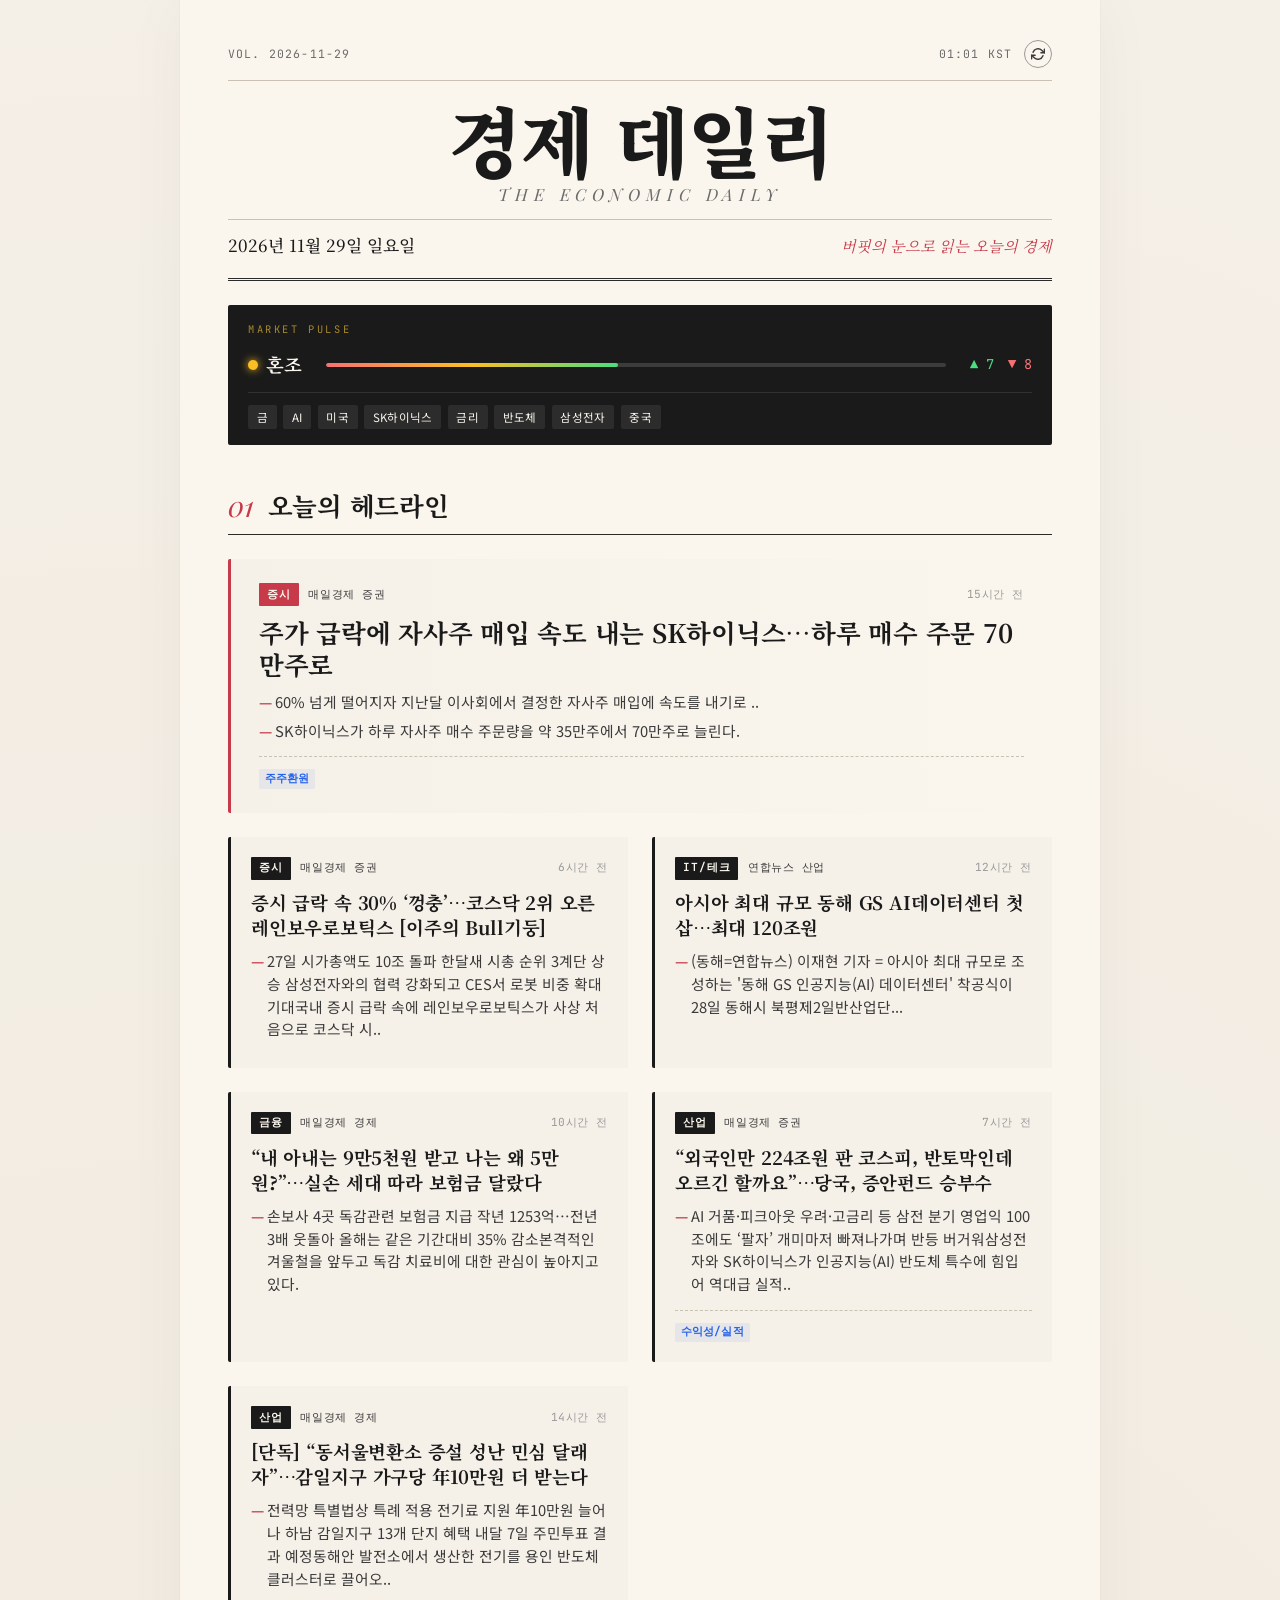
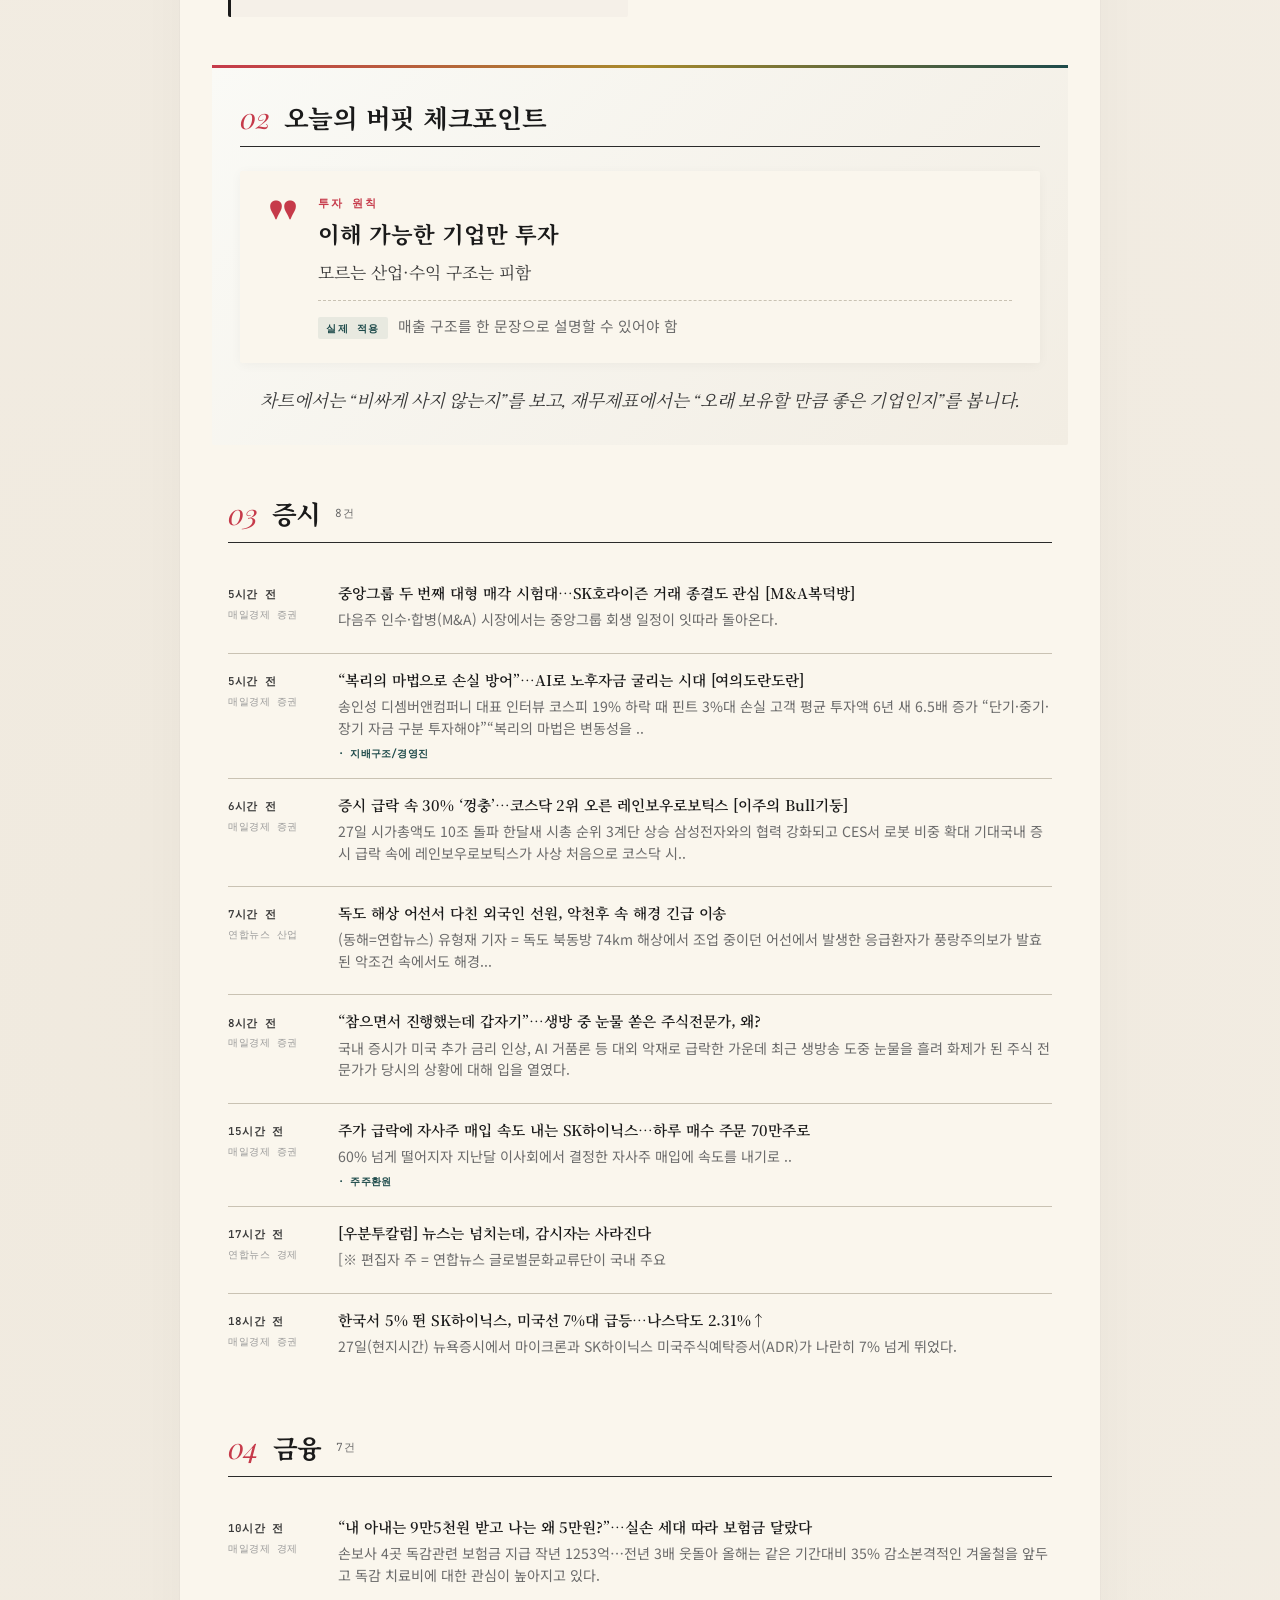
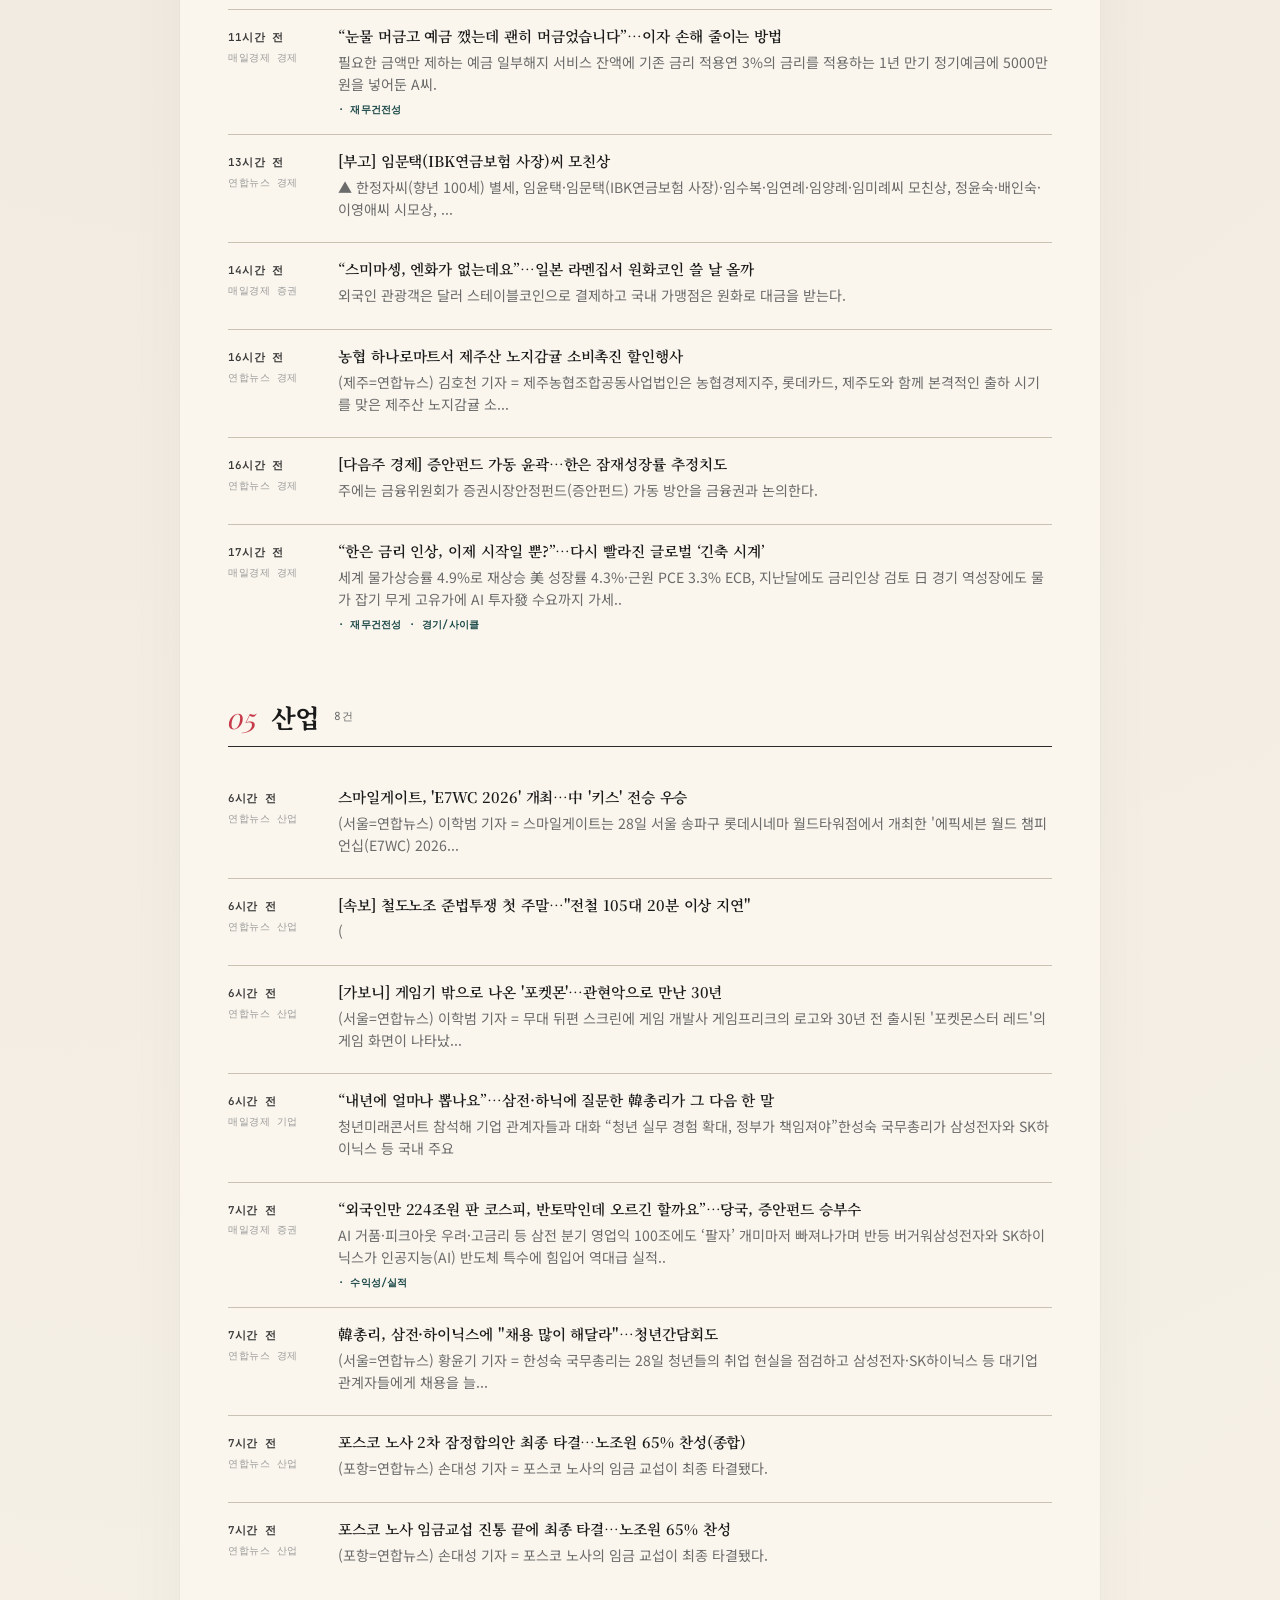
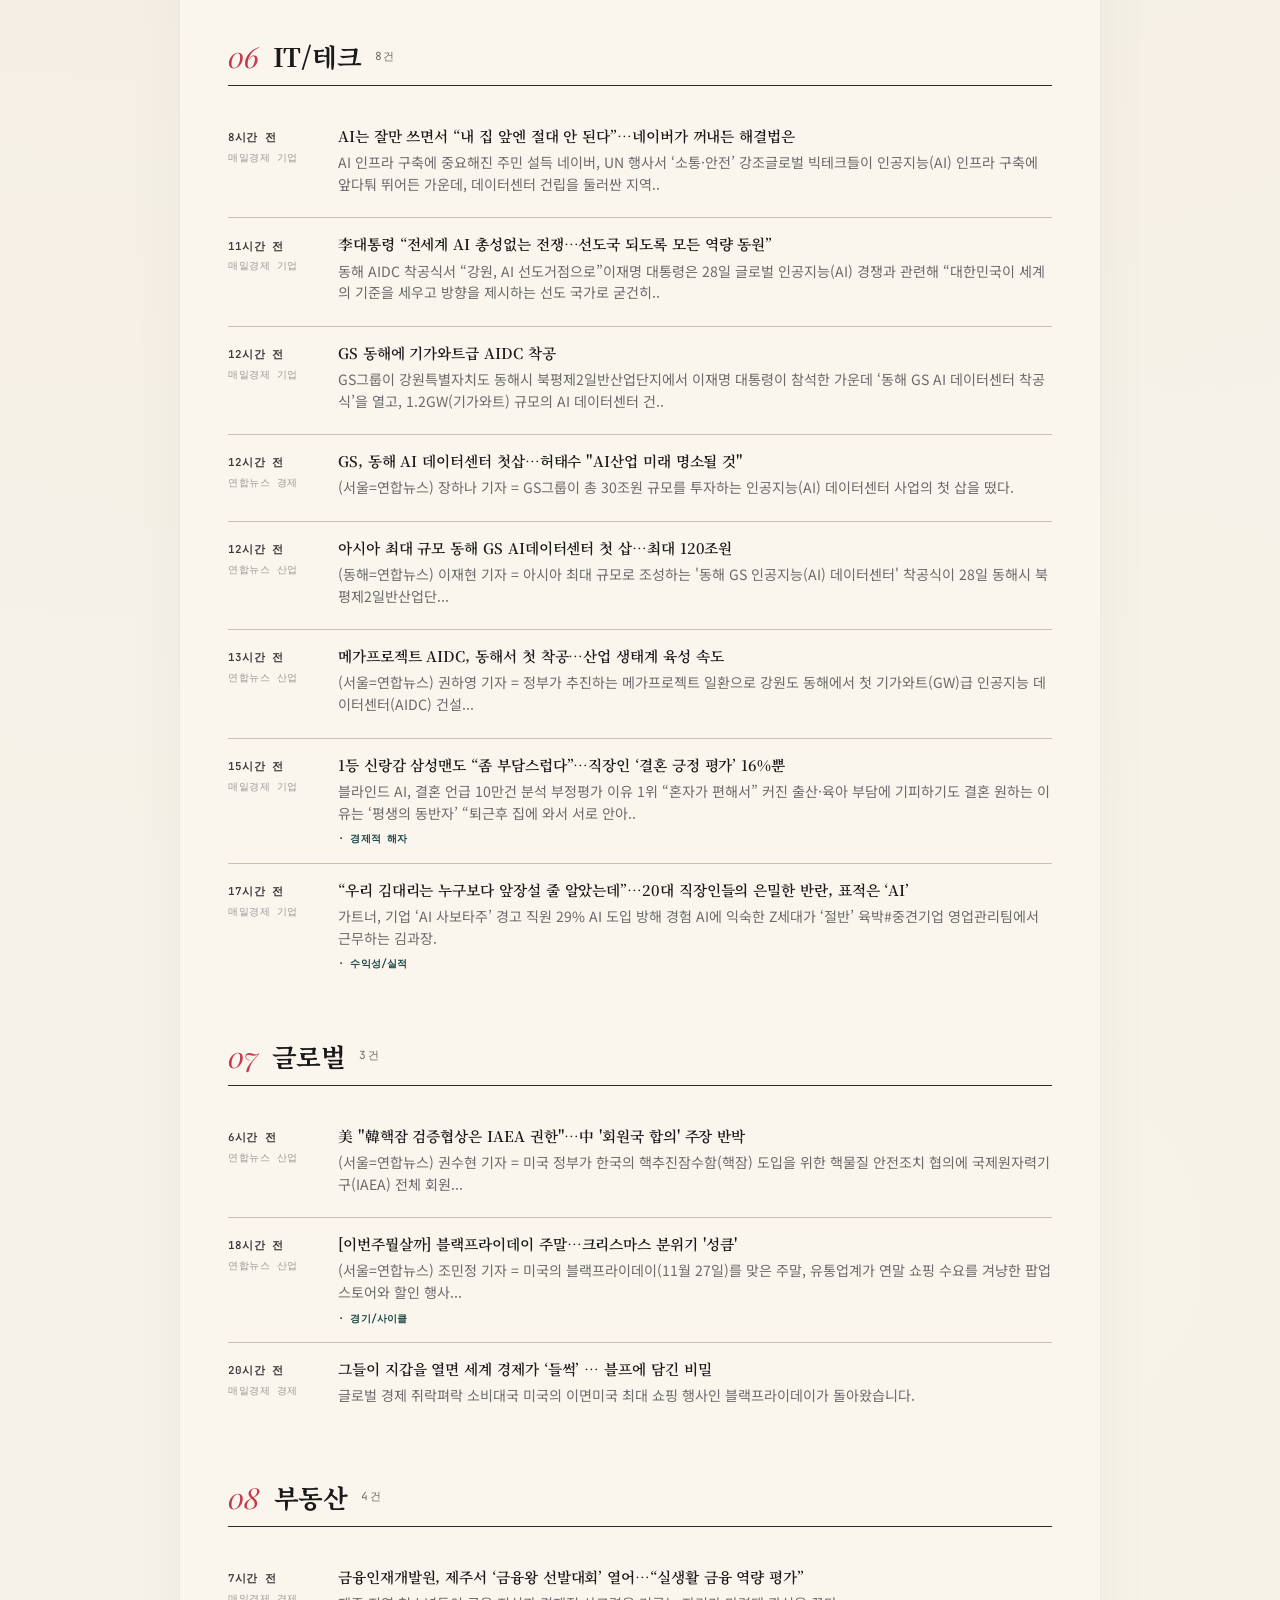
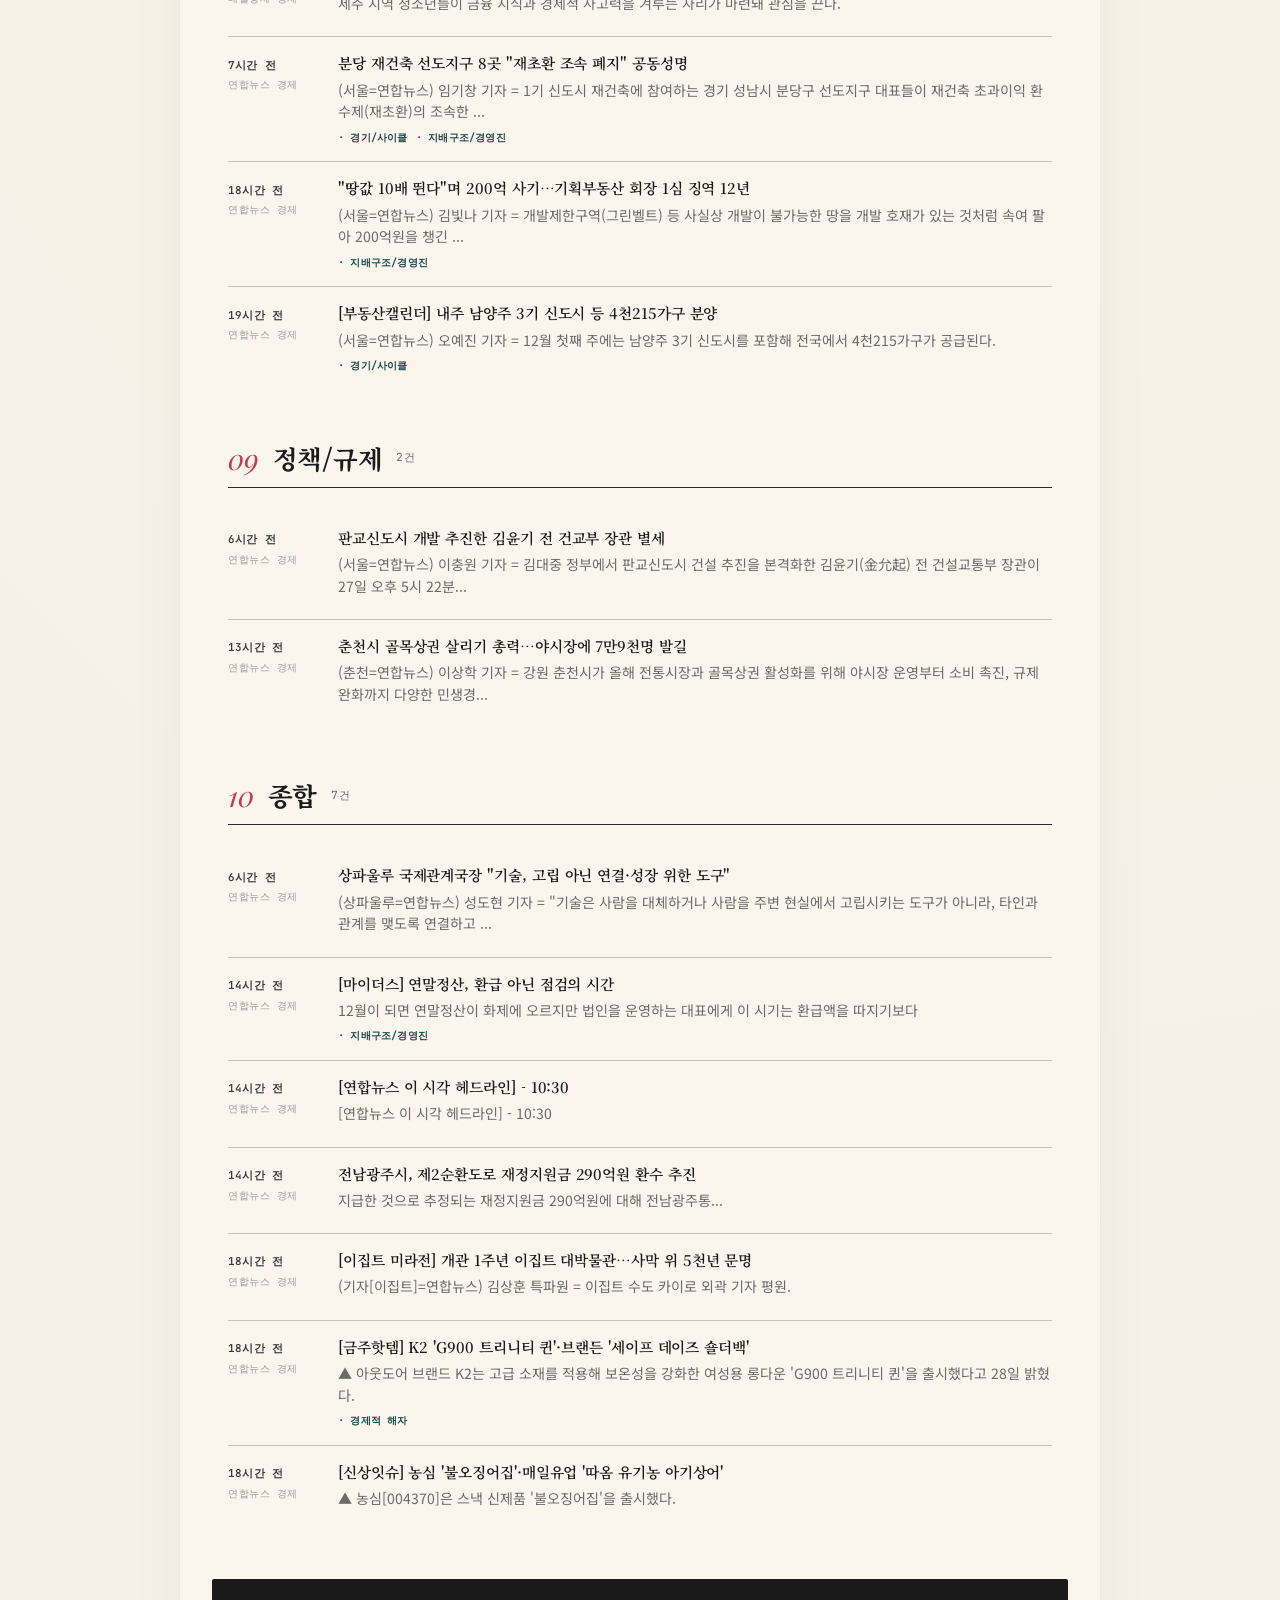
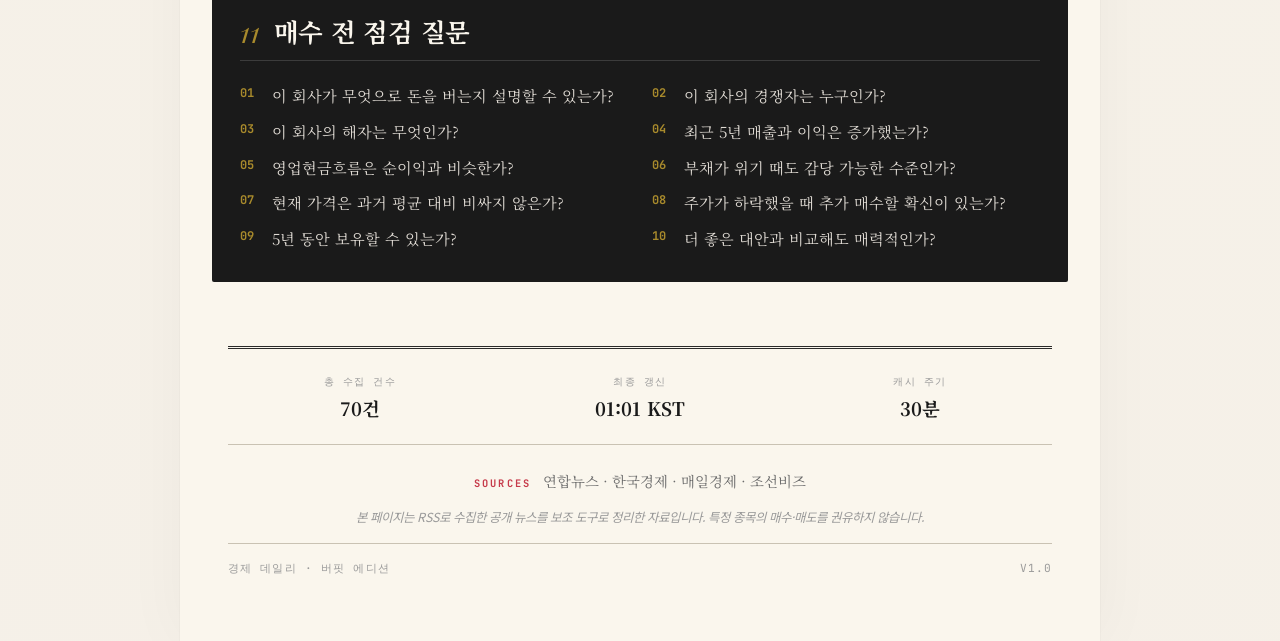
<file: index.html>
<!DOCTYPE html>
<html lang="ko">
<head>
    <meta charset="UTF-8">
    <meta name="viewport" content="width=device-width, initial-scale=1.0, maximum-scale=5.0">
    <meta name="description" content="당일 한국 경제 뉴스를 한눈에 정리한 뉴스레터. 워렌 버핏 투자 원칙 체크포인트 포함.">
    <title>경제 데일리 · 2026년 11월 29일 일요일</title>
    <link rel="preconnect" href="https://fonts.googleapis.com">
    <link rel="preconnect" href="https://fonts.gstatic.com" crossorigin>
    <link href="https://fonts.googleapis.com/css2?family=Noto+Serif+KR:wght@400;500;700;900&family=Noto+Sans+KR:wght@300;400;500;700&family=Playfair+Display:ital,wght@0,400;0,700;0,900;1,400&family=JetBrains+Mono:wght@400;600&display=swap" rel="stylesheet">
    <link rel="stylesheet" href="static/style.css">
    <link rel="stylesheet" href="static/trump_style.css">
</head>
<body>
    <div class="paper">

        <!-- 마스트헤드 -->
        <header class="masthead">
            <div class="masthead-top">
                <div class="meta-left">
                    <span class="edition-no">VOL. 2026-11-29</span>
                </div>
                <div class="meta-right">
                    <span class="time-label">01:01 KST</span>
                    <button class="refresh-btn" onclick="window.location.reload()" title="새로고침">
                        <svg width="14" height="14" viewBox="0 0 24 24" fill="none" stroke="currentColor" stroke-width="2.5" stroke-linecap="round" stroke-linejoin="round"><polyline points="23 4 23 10 17 10"></polyline><polyline points="1 20 1 14 7 14"></polyline><path d="M3.51 9a9 9 0 0 1 14.85-3.36L23 10M1 14l4.64 4.36A9 9 0 0 0 20.49 15"></path></svg>
                    </button>
                </div>
            </div>
            <h1 class="paper-title">
                <span class="title-kr">경제 데일리</span>
                <span class="title-en">THE ECONOMIC DAILY</span>
            </h1>
            <div class="masthead-bottom">
                <div class="date-line">2026년 11월 29일 일요일</div>
                <div class="tagline">버핏의 눈으로 읽는 오늘의 경제</div>
            </div>
        </header>

        <!-- 시장 펄스 -->
        <section class="pulse-strip">
            <div class="pulse-label">MARKET PULSE</div>
            <div class="pulse-content">
                <div class="pulse-sentiment sentiment-flat">
                    <span class="sentiment-dot"></span>
                    <span class="sentiment-text">혼조</span>
                </div>
                <div class="pulse-bar">
                    <div class="pulse-bar-fill" style="width: 47.0%;"></div>
                </div>
                <div class="pulse-numbers">
                    <span class="num-up">▲ 7</span>
                    <span class="num-down">▼ 8</span>
                </div>
            </div>
            
            <div class="trend-keywords">
                
                    <span class="trend-kw">금</span>
                
                    <span class="trend-kw">AI</span>
                
                    <span class="trend-kw">미국</span>
                
                    <span class="trend-kw">SK하이닉스</span>
                
                    <span class="trend-kw">금리</span>
                
                    <span class="trend-kw">반도체</span>
                
                    <span class="trend-kw">삼성전자</span>
                
                    <span class="trend-kw">중국</span>
                
            </div>
            
        </section>

        <!-- 데일리 브리프 (Gemini AI 종합 요약) -->
        

        <!-- 빈 상태: 뉴스 0건일 때 안내 -->
        

        <!-- 메인 헤드라인 -->
        
        <section class="section section-headlines">
            <div class="section-header">
                <span class="section-num">01</span>
                <h2 class="section-title">오늘의 헤드라인</h2>
                <span class="section-divider"></span>
            </div>

            <div class="headlines-grid">
                
                <article class="headline-card headline-lead">
                    <div class="headline-meta">
                        <span class="headline-cat">증시</span>
                        <span class="headline-source">매일경제 증권</span>
                        <span class="headline-time">15시간 전</span>
                    </div>
                    <h3 class="headline-title">
                        <a href="https://www.mk.co.kr/news/business/12220647" target="_blank" rel="noopener">주가 급락에 자사주 매입 속도 내는 SK하이닉스…하루 매수 주문 70만주로</a>
                    </h3>
                    
                    <ul class="key-points">
                        
                        <li>60% 넘게 떨어지자 지난달 이사회에서 결정한 자사주 매입에 속도를 내기로 ..</li>
                        
                        <li>SK하이닉스가 하루 자사주 매수 주문량을 약 35만주에서 70만주로 늘린다.</li>
                        
                    </ul>
                    
                    
                    <div class="buffett-tags">
                        
                        <span class="buffett-tag">주주환원</span>
                        
                    </div>
                    
                </article>
                
                <article class="headline-card ">
                    <div class="headline-meta">
                        <span class="headline-cat">증시</span>
                        <span class="headline-source">매일경제 증권</span>
                        <span class="headline-time">6시간 전</span>
                    </div>
                    <h3 class="headline-title">
                        <a href="https://www.mk.co.kr/news/stock/12220750" target="_blank" rel="noopener">증시 급락 속 30% ‘껑충’…코스닥 2위 오른 레인보우로보틱스 [이주의 Bull기둥]</a>
                    </h3>
                    
                    <ul class="key-points">
                        
                        <li>27일 시가총액도 10조 돌파 한달새 시총 순위 3계단 상승 삼성전자와의 협력 강화되고 CES서 로봇 비중 확대 기대국내 증시 급락 속에 레인보우로보틱스가 사상 처음으로 코스닥 시..</li>
                        
                    </ul>
                    
                    
                </article>
                
                <article class="headline-card ">
                    <div class="headline-meta">
                        <span class="headline-cat">IT/테크</span>
                        <span class="headline-source">연합뉴스 산업</span>
                        <span class="headline-time">12시간 전</span>
                    </div>
                    <h3 class="headline-title">
                        <a href="https://www.yna.co.kr/view/AKR20261128029800062" target="_blank" rel="noopener">아시아 최대 규모 동해 GS AI데이터센터 첫 삽…최대 120조원</a>
                    </h3>
                    
                    <ul class="key-points">
                        
                        <li>(동해=연합뉴스) 이재현 기자 = 아시아 최대 규모로 조성하는 &#39;동해 GS 인공지능(AI) 데이터센터&#39; 착공식이 28일 동해시 북평제2일반산업단...</li>
                        
                    </ul>
                    
                    
                </article>
                
                <article class="headline-card ">
                    <div class="headline-meta">
                        <span class="headline-cat">금융</span>
                        <span class="headline-source">매일경제 경제</span>
                        <span class="headline-time">10시간 전</span>
                    </div>
                    <h3 class="headline-title">
                        <a href="https://www.mk.co.kr/news/economy/12220697" target="_blank" rel="noopener">“내 아내는 9만5천원 받고 나는 왜 5만원?”…실손 세대 따라 보험금 달랐다</a>
                    </h3>
                    
                    <ul class="key-points">
                        
                        <li>손보사 4곳 독감관련 보험금 지급 작년 1253억…전년 3배 웃돌아 올해는 같은 기간대비 35% 감소본격적인 겨울철을 앞두고 독감 치료비에 대한 관심이 높아지고 있다.</li>
                        
                    </ul>
                    
                    
                </article>
                
                <article class="headline-card ">
                    <div class="headline-meta">
                        <span class="headline-cat">산업</span>
                        <span class="headline-source">매일경제 증권</span>
                        <span class="headline-time">7시간 전</span>
                    </div>
                    <h3 class="headline-title">
                        <a href="https://www.mk.co.kr/news/stock/12220735" target="_blank" rel="noopener">“외국인만 224조원 판 코스피, 반토막인데 오르긴 할까요”…당국, 증안펀드 승부수</a>
                    </h3>
                    
                    <ul class="key-points">
                        
                        <li>AI 거품·피크아웃 우려·고금리 등 삼전 분기 영업익 100조에도 ‘팔자’ 개미마저 빠져나가며 반등 버거워삼성전자와 SK하이닉스가 인공지능(AI) 반도체 특수에 힘입어 역대급 실적..</li>
                        
                    </ul>
                    
                    
                    <div class="buffett-tags">
                        
                        <span class="buffett-tag">수익성/실적</span>
                        
                    </div>
                    
                </article>
                
                <article class="headline-card ">
                    <div class="headline-meta">
                        <span class="headline-cat">산업</span>
                        <span class="headline-source">매일경제 경제</span>
                        <span class="headline-time">14시간 전</span>
                    </div>
                    <h3 class="headline-title">
                        <a href="https://www.mk.co.kr/news/economy/12220664" target="_blank" rel="noopener">[단독] “동서울변환소 증설 성난 민심 달래자”…감일지구 가구당 年10만원 더 받는다</a>
                    </h3>
                    
                    <ul class="key-points">
                        
                        <li>전력망 특별법상 특례 적용 전기료 지원 年10만원 늘어나 하남 감일지구 13개 단지 혜택 내달 7일 주민투표 결과 예정동해안 발전소에서 생산한 전기를 용인 반도체 클러스터로 끌어오..</li>
                        
                    </ul>
                    
                    
                </article>
                
            </div>
        </section>
        

        <!-- 트럼프 임팩트 트래커 (자체 헤더 사용, 섹션 번호 없음) -->
        







        <!-- 버핏 체크포인트 -->
        
        <section class="section buffett-section">
            <div class="section-header">
                <span class="section-num">02</span>
                <h2 class="section-title">오늘의 버핏 체크포인트</h2>
                <span class="section-divider"></span>
            </div>

            <div class="buffett-card">
                <div class="buffett-quote-mark">"</div>
                <div class="buffett-content">
                    <div class="buffett-type">
                        투자 원칙
                    </div>
                    <h3 class="buffett-title">이해 가능한 기업만 투자</h3>
                    <p class="buffett-text">모르는 산업·수익 구조는 피함</p>
                    
                    <div class="buffett-apply">
                        <span class="apply-label">실제 적용</span>
                        <span class="apply-text">매출 구조를 한 문장으로 설명할 수 있어야 함</span>
                    </div>
                    
                </div>
            </div>

            
            <div class="buffett-oneliner">차트에서는 “비싸게 사지 않는지”를 보고, 재무제표에서는 “오래 보유할 만큼 좋은 기업인지”를 봅니다.</div>
            
        </section>
        

        <!-- 카테고리별 뉴스 -->
        
        
            
        

        
        <section class="section section-category">
            <div class="section-header">
                <span class="section-num">03</span>
                <h2 class="section-title">증시</h2>
                <span class="section-divider"></span>
                <span class="section-count">8건</span>
            </div>

            <div class="news-list">
                
                <article class="news-item">
                    <div class="news-time">
                        <span class="time-rel">5시간 전</span>
                        <span class="time-source">매일경제 증권</span>
                    </div>
                    <div class="news-body">
                        <h4 class="news-title">
                            <a href="https://www.mk.co.kr/news/stock/12220763" target="_blank" rel="noopener">중앙그룹 두 번째 대형 매각 시험대…SK호라이즌 거래 종결도 관심 [M&amp;A복덕방]</a>
                        </h4>
                        
                        <p class="news-excerpt">다음주 인수·합병(M&amp;A) 시장에서는 중앙그룹 회생 일정이 잇따라 돌아온다.</p>
                        
                        
                    </div>
                </article>
                
                <article class="news-item">
                    <div class="news-time">
                        <span class="time-rel">5시간 전</span>
                        <span class="time-source">매일경제 증권</span>
                    </div>
                    <div class="news-body">
                        <h4 class="news-title">
                            <a href="https://www.mk.co.kr/news/stock/12220762" target="_blank" rel="noopener">“복리의 마법으로 손실 방어”…AI로 노후자금 굴리는 시대 [여의도란도란]</a>
                        </h4>
                        
                        <p class="news-excerpt">송인성 디셈버앤컴퍼니 대표 인터뷰 코스피 19% 하락 때 핀트 3%대 손실 고객 평균 투자액 6년 새 6.5배 증가 “단기·중기·장기 자금 구분 투자해야”“복리의 마법은 변동성을 ..</p>
                        
                        
                        <div class="news-tags">
                            
                            <span class="news-tag">· 지배구조/경영진</span>
                            
                        </div>
                        
                    </div>
                </article>
                
                <article class="news-item">
                    <div class="news-time">
                        <span class="time-rel">6시간 전</span>
                        <span class="time-source">매일경제 증권</span>
                    </div>
                    <div class="news-body">
                        <h4 class="news-title">
                            <a href="https://www.mk.co.kr/news/stock/12220750" target="_blank" rel="noopener">증시 급락 속 30% ‘껑충’…코스닥 2위 오른 레인보우로보틱스 [이주의 Bull기둥]</a>
                        </h4>
                        
                        <p class="news-excerpt">27일 시가총액도 10조 돌파 한달새 시총 순위 3계단 상승 삼성전자와의 협력 강화되고 CES서 로봇 비중 확대 기대국내 증시 급락 속에 레인보우로보틱스가 사상 처음으로 코스닥 시..</p>
                        
                        
                    </div>
                </article>
                
                <article class="news-item">
                    <div class="news-time">
                        <span class="time-rel">7시간 전</span>
                        <span class="time-source">연합뉴스 산업</span>
                    </div>
                    <div class="news-body">
                        <h4 class="news-title">
                            <a href="https://www.yna.co.kr/view/AKR20261128041500062" target="_blank" rel="noopener">독도 해상 어선서 다친 외국인 선원, 악천후 속 해경 긴급 이송</a>
                        </h4>
                        
                        <p class="news-excerpt">(동해=연합뉴스) 유형재 기자 = 독도 북동방 74km 해상에서 조업 중이던 어선에서 발생한 응급환자가 풍랑주의보가 발효된 악조건 속에서도 해경...</p>
                        
                        
                    </div>
                </article>
                
                <article class="news-item">
                    <div class="news-time">
                        <span class="time-rel">8시간 전</span>
                        <span class="time-source">매일경제 증권</span>
                    </div>
                    <div class="news-body">
                        <h4 class="news-title">
                            <a href="https://www.mk.co.kr/news/stock/12220717" target="_blank" rel="noopener">“참으면서 진행했는데 갑자기”…생방 중 눈물 쏟은 주식전문가, 왜?</a>
                        </h4>
                        
                        <p class="news-excerpt">국내 증시가 미국 추가 금리 인상, AI 거품론 등 대외 악재로 급락한 가운데 최근 생방송 도중 눈물을 흘려 화제가 된 주식 전문가가 당시의 상황에 대해 입을 열였다.</p>
                        
                        
                    </div>
                </article>
                
                <article class="news-item">
                    <div class="news-time">
                        <span class="time-rel">15시간 전</span>
                        <span class="time-source">매일경제 증권</span>
                    </div>
                    <div class="news-body">
                        <h4 class="news-title">
                            <a href="https://www.mk.co.kr/news/business/12220647" target="_blank" rel="noopener">주가 급락에 자사주 매입 속도 내는 SK하이닉스…하루 매수 주문 70만주로</a>
                        </h4>
                        
                        <p class="news-excerpt">60% 넘게 떨어지자 지난달 이사회에서 결정한 자사주 매입에 속도를 내기로 ..</p>
                        
                        
                        <div class="news-tags">
                            
                            <span class="news-tag">· 주주환원</span>
                            
                        </div>
                        
                    </div>
                </article>
                
                <article class="news-item">
                    <div class="news-time">
                        <span class="time-rel">17시간 전</span>
                        <span class="time-source">연합뉴스 경제</span>
                    </div>
                    <div class="news-body">
                        <h4 class="news-title">
                            <a href="https://www.yna.co.kr/view/AKR20261126131000898" target="_blank" rel="noopener">[우분투칼럼] 뉴스는 넘치는데, 감시자는 사라진다</a>
                        </h4>
                        
                        <p class="news-excerpt">[※ 편집자 주 = 연합뉴스 글로벌문화교류단이 국내 주요</p>
                        
                        
                    </div>
                </article>
                
                <article class="news-item">
                    <div class="news-time">
                        <span class="time-rel">18시간 전</span>
                        <span class="time-source">매일경제 증권</span>
                    </div>
                    <div class="news-body">
                        <h4 class="news-title">
                            <a href="https://www.mk.co.kr/news/stock/12220603" target="_blank" rel="noopener">한국서 5% 뛴 SK하이닉스, 미국선 7%대 급등…나스닥도 2.31%↑</a>
                        </h4>
                        
                        <p class="news-excerpt">27일(현지시간) 뉴욕증시에서 마이크론과 SK하이닉스 미국주식예탁증서(ADR)가 나란히 7% 넘게 뛰었다.</p>
                        
                        
                    </div>
                </article>
                
            </div>
        </section>
        
        
        <section class="section section-category">
            <div class="section-header">
                <span class="section-num">04</span>
                <h2 class="section-title">금융</h2>
                <span class="section-divider"></span>
                <span class="section-count">7건</span>
            </div>

            <div class="news-list">
                
                <article class="news-item">
                    <div class="news-time">
                        <span class="time-rel">10시간 전</span>
                        <span class="time-source">매일경제 경제</span>
                    </div>
                    <div class="news-body">
                        <h4 class="news-title">
                            <a href="https://www.mk.co.kr/news/economy/12220697" target="_blank" rel="noopener">“내 아내는 9만5천원 받고 나는 왜 5만원?”…실손 세대 따라 보험금 달랐다</a>
                        </h4>
                        
                        <p class="news-excerpt">손보사 4곳 독감관련 보험금 지급 작년 1253억…전년 3배 웃돌아 올해는 같은 기간대비 35% 감소본격적인 겨울철을 앞두고 독감 치료비에 대한 관심이 높아지고 있다.</p>
                        
                        
                    </div>
                </article>
                
                <article class="news-item">
                    <div class="news-time">
                        <span class="time-rel">11시간 전</span>
                        <span class="time-source">매일경제 경제</span>
                    </div>
                    <div class="news-body">
                        <h4 class="news-title">
                            <a href="https://www.mk.co.kr/news/economy/12220684" target="_blank" rel="noopener">“눈물 머금고 예금 깼는데 괜히 머금었습니다”…이자 손해 줄이는 방법</a>
                        </h4>
                        
                        <p class="news-excerpt">필요한 금액만 제하는 예금 일부해지 서비스 잔액에 기존 금리 적용연 3%의 금리를 적용하는 1년 만기 정기예금에 5000만원을 넣어둔 A씨.</p>
                        
                        
                        <div class="news-tags">
                            
                            <span class="news-tag">· 재무건전성</span>
                            
                        </div>
                        
                    </div>
                </article>
                
                <article class="news-item">
                    <div class="news-time">
                        <span class="time-rel">13시간 전</span>
                        <span class="time-source">연합뉴스 경제</span>
                    </div>
                    <div class="news-body">
                        <h4 class="news-title">
                            <a href="https://www.yna.co.kr/view/AKR20261128027400002" target="_blank" rel="noopener">[부고] 임문택(IBK연금보험 사장)씨 모친상</a>
                        </h4>
                        
                        <p class="news-excerpt">▲ 한정자씨(향년 100세) 별세, 임윤택·임문택(IBK연금보험 사장)·임수복·임연례·임양례·임미례씨 모친상, 정윤숙·배인숙·이영애씨 시모상, ...</p>
                        
                        
                    </div>
                </article>
                
                <article class="news-item">
                    <div class="news-time">
                        <span class="time-rel">14시간 전</span>
                        <span class="time-source">매일경제 증권</span>
                    </div>
                    <div class="news-body">
                        <h4 class="news-title">
                            <a href="https://www.mk.co.kr/news/economy/12220665" target="_blank" rel="noopener">“스미마셍, 엔화가 없는데요”…일본 라멘집서 원화코인 쓸 날 올까</a>
                        </h4>
                        
                        <p class="news-excerpt">외국인 관광객은 달러 스테이블코인으로 결제하고 국내 가맹점은 원화로 대금을 받는다.</p>
                        
                        
                    </div>
                </article>
                
                <article class="news-item">
                    <div class="news-time">
                        <span class="time-rel">16시간 전</span>
                        <span class="time-source">연합뉴스 경제</span>
                    </div>
                    <div class="news-body">
                        <h4 class="news-title">
                            <a href="https://www.yna.co.kr/view/AKR20261127118000056" target="_blank" rel="noopener">농협 하나로마트서 제주산 노지감귤 소비촉진 할인행사</a>
                        </h4>
                        
                        <p class="news-excerpt">(제주=연합뉴스) 김호천 기자 = 제주농협조합공동사업법인은 농협경제지주, 롯데카드, 제주도와 함께 본격적인 출하 시기를 맞은 제주산 노지감귤 소...</p>
                        
                        
                    </div>
                </article>
                
                <article class="news-item">
                    <div class="news-time">
                        <span class="time-rel">16시간 전</span>
                        <span class="time-source">연합뉴스 경제</span>
                    </div>
                    <div class="news-body">
                        <h4 class="news-title">
                            <a href="https://www.yna.co.kr/view/AKR20261128017000002" target="_blank" rel="noopener">[다음주 경제] 증안펀드 가동 윤곽…한은 잠재성장률 추정치도</a>
                        </h4>
                        
                        <p class="news-excerpt">주에는 금융위원회가 증권시장안정펀드(증안펀드) 가동 방안을 금융권과 논의한다.</p>
                        
                        
                    </div>
                </article>
                
                <article class="news-item">
                    <div class="news-time">
                        <span class="time-rel">17시간 전</span>
                        <span class="time-source">매일경제 경제</span>
                    </div>
                    <div class="news-body">
                        <h4 class="news-title">
                            <a href="https://www.mk.co.kr/news/world/12220621" target="_blank" rel="noopener">“한은 금리 인상, 이제 시작일 뿐?”…다시 빨라진 글로벌 ‘긴축 시계’</a>
                        </h4>
                        
                        <p class="news-excerpt">세계 물가상승률 4.9%로 재상승 美 성장률 4.3%·근원 PCE 3.3% ECB, 지난달에도 금리인상 검토 日 경기 역성장에도 물가 잡기 무게 고유가에 AI 투자發 수요까지 가세..</p>
                        
                        
                        <div class="news-tags">
                            
                            <span class="news-tag">· 재무건전성</span>
                            
                            <span class="news-tag">· 경기/사이클</span>
                            
                        </div>
                        
                    </div>
                </article>
                
            </div>
        </section>
        
        
        <section class="section section-category">
            <div class="section-header">
                <span class="section-num">05</span>
                <h2 class="section-title">산업</h2>
                <span class="section-divider"></span>
                <span class="section-count">8건</span>
            </div>

            <div class="news-list">
                
                <article class="news-item">
                    <div class="news-time">
                        <span class="time-rel">6시간 전</span>
                        <span class="time-source">연합뉴스 산업</span>
                    </div>
                    <div class="news-body">
                        <h4 class="news-title">
                            <a href="https://www.yna.co.kr/view/AKR20261128044900017" target="_blank" rel="noopener">스마일게이트, &#39;E7WC 2026&#39; 개최…中 &#39;키스&#39; 전승 우승</a>
                        </h4>
                        
                        <p class="news-excerpt">(서울=연합뉴스) 이학범 기자 = 스마일게이트는 28일 서울 송파구 롯데시네마 월드타워점에서 개최한 &#39;에픽세븐 월드 챔피언십(E7WC) 2026...</p>
                        
                        
                    </div>
                </article>
                
                <article class="news-item">
                    <div class="news-time">
                        <span class="time-rel">6시간 전</span>
                        <span class="time-source">연합뉴스 산업</span>
                    </div>
                    <div class="news-body">
                        <h4 class="news-title">
                            <a href="https://www.yna.co.kr/view/AKR20261128046800063" target="_blank" rel="noopener">[속보] 철도노조 준법투쟁 첫 주말…&#34;전철 105대 20분 이상 지연&#34;</a>
                        </h4>
                        
                        <p class="news-excerpt">(</p>
                        
                        
                    </div>
                </article>
                
                <article class="news-item">
                    <div class="news-time">
                        <span class="time-rel">6시간 전</span>
                        <span class="time-source">연합뉴스 산업</span>
                    </div>
                    <div class="news-body">
                        <h4 class="news-title">
                            <a href="https://www.yna.co.kr/view/AKR20261128041300017" target="_blank" rel="noopener">[가보니] 게임기 밖으로 나온 &#39;포켓몬&#39;…관현악으로 만난 30년</a>
                        </h4>
                        
                        <p class="news-excerpt">(서울=연합뉴스) 이학범 기자 = 무대 뒤편 스크린에 게임 개발사 게임프리크의 로고와 30년 전 출시된 &#39;포켓몬스터 레드&#39;의 게임 화면이 나타났...</p>
                        
                        
                    </div>
                </article>
                
                <article class="news-item">
                    <div class="news-time">
                        <span class="time-rel">6시간 전</span>
                        <span class="time-source">매일경제 기업</span>
                    </div>
                    <div class="news-body">
                        <h4 class="news-title">
                            <a href="https://www.mk.co.kr/news/business/12220741" target="_blank" rel="noopener">“내년에 얼마나 뽑나요”…삼전·하닉에 질문한 韓총리가 그 다음 한 말</a>
                        </h4>
                        
                        <p class="news-excerpt">청년미래콘서트 참석해 기업 관계자들과 대화 “청년 실무 경험 확대, 정부가 책임져야”한성숙 국무총리가 삼성전자와 SK하이닉스 등 국내 주요</p>
                        
                        
                    </div>
                </article>
                
                <article class="news-item">
                    <div class="news-time">
                        <span class="time-rel">7시간 전</span>
                        <span class="time-source">매일경제 증권</span>
                    </div>
                    <div class="news-body">
                        <h4 class="news-title">
                            <a href="https://www.mk.co.kr/news/stock/12220735" target="_blank" rel="noopener">“외국인만 224조원 판 코스피, 반토막인데 오르긴 할까요”…당국, 증안펀드 승부수</a>
                        </h4>
                        
                        <p class="news-excerpt">AI 거품·피크아웃 우려·고금리 등 삼전 분기 영업익 100조에도 ‘팔자’ 개미마저 빠져나가며 반등 버거워삼성전자와 SK하이닉스가 인공지능(AI) 반도체 특수에 힘입어 역대급 실적..</p>
                        
                        
                        <div class="news-tags">
                            
                            <span class="news-tag">· 수익성/실적</span>
                            
                        </div>
                        
                    </div>
                </article>
                
                <article class="news-item">
                    <div class="news-time">
                        <span class="time-rel">7시간 전</span>
                        <span class="time-source">연합뉴스 경제</span>
                    </div>
                    <div class="news-body">
                        <h4 class="news-title">
                            <a href="https://www.yna.co.kr/view/AKR20261128043500001" target="_blank" rel="noopener">韓총리, 삼전·하이닉스에 &#34;채용 많이 해달라&#34;…청년간담회도</a>
                        </h4>
                        
                        <p class="news-excerpt">(서울=연합뉴스) 황윤기 기자 = 한성숙 국무총리는 28일 청년들의 취업 현실을 점검하고 삼성전자·SK하이닉스 등 대기업 관계자들에게 채용을 늘...</p>
                        
                        
                    </div>
                </article>
                
                <article class="news-item">
                    <div class="news-time">
                        <span class="time-rel">7시간 전</span>
                        <span class="time-source">연합뉴스 산업</span>
                    </div>
                    <div class="news-body">
                        <h4 class="news-title">
                            <a href="https://www.yna.co.kr/view/AKR20261128041851053" target="_blank" rel="noopener">포스코 노사 2차 잠정합의안 최종 타결…노조원 65% 찬성(종합)</a>
                        </h4>
                        
                        <p class="news-excerpt">(포항=연합뉴스) 손대성 기자 = 포스코 노사의 임금 교섭이 최종 타결됐다.</p>
                        
                        
                    </div>
                </article>
                
                <article class="news-item">
                    <div class="news-time">
                        <span class="time-rel">7시간 전</span>
                        <span class="time-source">연합뉴스 산업</span>
                    </div>
                    <div class="news-body">
                        <h4 class="news-title">
                            <a href="https://www.yna.co.kr/view/AKR20261128041800053" target="_blank" rel="noopener">포스코 노사 임금교섭 진통 끝에 최종 타결…노조원 65% 찬성</a>
                        </h4>
                        
                        <p class="news-excerpt">(포항=연합뉴스) 손대성 기자 = 포스코 노사의 임금 교섭이 최종 타결됐다.</p>
                        
                        
                    </div>
                </article>
                
            </div>
        </section>
        
        
        <section class="section section-category">
            <div class="section-header">
                <span class="section-num">06</span>
                <h2 class="section-title">IT/테크</h2>
                <span class="section-divider"></span>
                <span class="section-count">8건</span>
            </div>

            <div class="news-list">
                
                <article class="news-item">
                    <div class="news-time">
                        <span class="time-rel">8시간 전</span>
                        <span class="time-source">매일경제 기업</span>
                    </div>
                    <div class="news-body">
                        <h4 class="news-title">
                            <a href="https://www.mk.co.kr/news/it/12220722" target="_blank" rel="noopener">AI는 잘만 쓰면서 “내 집 앞엔 절대 안 된다”…네이버가 꺼내든 해결법은</a>
                        </h4>
                        
                        <p class="news-excerpt">AI 인프라 구축에 중요해진 주민 설득 네이버, UN 행사서 ‘소통·안전’ 강조글로벌 빅테크들이 인공지능(AI) 인프라 구축에 앞다퉈 뛰어든 가운데, 데이터센터 건립을 둘러싼 지역..</p>
                        
                        
                    </div>
                </article>
                
                <article class="news-item">
                    <div class="news-time">
                        <span class="time-rel">11시간 전</span>
                        <span class="time-source">매일경제 기업</span>
                    </div>
                    <div class="news-body">
                        <h4 class="news-title">
                            <a href="https://www.mk.co.kr/news/it/12220685" target="_blank" rel="noopener">李대통령 “전세계 AI 총성없는 전쟁…선도국 되도록 모든 역량 동원”</a>
                        </h4>
                        
                        <p class="news-excerpt">동해 AIDC 착공식서 “강원, AI 선도거점으로”이재명 대통령은 28일 글로벌 인공지능(AI) 경쟁과 관련해 “대한민국이 세계의 기준을 세우고 방향을 제시하는 선도 국가로 굳건히..</p>
                        
                        
                    </div>
                </article>
                
                <article class="news-item">
                    <div class="news-time">
                        <span class="time-rel">12시간 전</span>
                        <span class="time-source">매일경제 기업</span>
                    </div>
                    <div class="news-body">
                        <h4 class="news-title">
                            <a href="https://www.mk.co.kr/news/business/12220680" target="_blank" rel="noopener">GS 동해에 기가와트급 AIDC 착공</a>
                        </h4>
                        
                        <p class="news-excerpt">GS그룹이 강원특별자치도 동해시 북평제2일반산업단지에서 이재명 대통령이 참석한 가운데 ‘동해 GS AI 데이터센터 착공식’을 열고, 1.2GW(기가와트) 규모의 AI 데이터센터 건..</p>
                        
                        
                    </div>
                </article>
                
                <article class="news-item">
                    <div class="news-time">
                        <span class="time-rel">12시간 전</span>
                        <span class="time-source">연합뉴스 경제</span>
                    </div>
                    <div class="news-body">
                        <h4 class="news-title">
                            <a href="https://www.yna.co.kr/view/AKR20261127140100003" target="_blank" rel="noopener">GS, 동해 AI 데이터센터 첫삽…허태수 &#34;AI산업 미래 명소될 것&#34;</a>
                        </h4>
                        
                        <p class="news-excerpt">(서울=연합뉴스) 장하나 기자 = GS그룹이 총 30조원 규모를 투자하는 인공지능(AI) 데이터센터 사업의 첫 삽을 떴다.</p>
                        
                        
                    </div>
                </article>
                
                <article class="news-item">
                    <div class="news-time">
                        <span class="time-rel">12시간 전</span>
                        <span class="time-source">연합뉴스 산업</span>
                    </div>
                    <div class="news-body">
                        <h4 class="news-title">
                            <a href="https://www.yna.co.kr/view/AKR20261128029800062" target="_blank" rel="noopener">아시아 최대 규모 동해 GS AI데이터센터 첫 삽…최대 120조원</a>
                        </h4>
                        
                        <p class="news-excerpt">(동해=연합뉴스) 이재현 기자 = 아시아 최대 규모로 조성하는 &#39;동해 GS 인공지능(AI) 데이터센터&#39; 착공식이 28일 동해시 북평제2일반산업단...</p>
                        
                        
                    </div>
                </article>
                
                <article class="news-item">
                    <div class="news-time">
                        <span class="time-rel">13시간 전</span>
                        <span class="time-source">연합뉴스 산업</span>
                    </div>
                    <div class="news-body">
                        <h4 class="news-title">
                            <a href="https://www.yna.co.kr/view/AKR20261128028800017" target="_blank" rel="noopener">메가프로젝트 AIDC, 동해서 첫 착공…산업 생태계 육성 속도</a>
                        </h4>
                        
                        <p class="news-excerpt">(서울=연합뉴스) 권하영 기자 = 정부가 추진하는 메가프로젝트 일환으로 강원도 동해에서 첫 기가와트(GW)급 인공지능 데이터센터(AIDC) 건설...</p>
                        
                        
                    </div>
                </article>
                
                <article class="news-item">
                    <div class="news-time">
                        <span class="time-rel">15시간 전</span>
                        <span class="time-source">매일경제 기업</span>
                    </div>
                    <div class="news-body">
                        <h4 class="news-title">
                            <a href="https://www.mk.co.kr/news/society/12220643" target="_blank" rel="noopener">1등 신랑감 삼성맨도 “좀 부담스럽다”…직장인 ‘결혼 긍정 평가’ 16%뿐</a>
                        </h4>
                        
                        <p class="news-excerpt">블라인드 AI, 결혼 언급 10만건 분석 부정평가 이유 1위 “혼자가 편해서” 커진 출산·육아 부담에 기피하기도 결혼 원하는 이유는 ‘평생의 동반자’ “퇴근후 집에 와서 서로 안아..</p>
                        
                        
                        <div class="news-tags">
                            
                            <span class="news-tag">· 경제적 해자</span>
                            
                        </div>
                        
                    </div>
                </article>
                
                <article class="news-item">
                    <div class="news-time">
                        <span class="time-rel">17시간 전</span>
                        <span class="time-source">매일경제 기업</span>
                    </div>
                    <div class="news-body">
                        <h4 class="news-title">
                            <a href="https://www.mk.co.kr/news/it/12220622" target="_blank" rel="noopener">“우리 김대리는 누구보다 앞장설 줄 알았는데”…20대 직장인들의 은밀한 반란, 표적은 ‘AI’</a>
                        </h4>
                        
                        <p class="news-excerpt">가트너, 기업 ‘AI 사보타주’ 경고 직원 29% AI 도입 방해 경험 AI에 익숙한 Z세대가 ‘절반’ 육박#중견기업 영업관리팀에서 근무하는 김과장.</p>
                        
                        
                        <div class="news-tags">
                            
                            <span class="news-tag">· 수익성/실적</span>
                            
                        </div>
                        
                    </div>
                </article>
                
            </div>
        </section>
        
        
        <section class="section section-category">
            <div class="section-header">
                <span class="section-num">07</span>
                <h2 class="section-title">글로벌</h2>
                <span class="section-divider"></span>
                <span class="section-count">3건</span>
            </div>

            <div class="news-list">
                
                <article class="news-item">
                    <div class="news-time">
                        <span class="time-rel">6시간 전</span>
                        <span class="time-source">연합뉴스 산업</span>
                    </div>
                    <div class="news-body">
                        <h4 class="news-title">
                            <a href="https://www.yna.co.kr/view/AKR20261128048100504" target="_blank" rel="noopener">美 &#34;韓핵잠 검증협상은 IAEA 권한&#34;…中 &#39;회원국 합의&#39; 주장 반박</a>
                        </h4>
                        
                        <p class="news-excerpt">(서울=연합뉴스) 권수현 기자 = 미국 정부가 한국의 핵추진잠수함(핵잠) 도입을 위한 핵물질 안전조치 협의에 국제원자력기구(IAEA) 전체 회원...</p>
                        
                        
                    </div>
                </article>
                
                <article class="news-item">
                    <div class="news-time">
                        <span class="time-rel">18시간 전</span>
                        <span class="time-source">연합뉴스 산업</span>
                    </div>
                    <div class="news-body">
                        <h4 class="news-title">
                            <a href="https://www.yna.co.kr/view/AKR20261127062500030" target="_blank" rel="noopener">[이번주뭘살까] 블랙프라이데이 주말…크리스마스 분위기 &#39;성큼&#39;</a>
                        </h4>
                        
                        <p class="news-excerpt">(서울=연합뉴스) 조민정 기자 = 미국의 블랙프라이데이(11월 27일)를 맞은 주말, 유통업계가 연말 쇼핑 수요를 겨냥한 팝업스토어와 할인 행사...</p>
                        
                        
                        <div class="news-tags">
                            
                            <span class="news-tag">· 경기/사이클</span>
                            
                        </div>
                        
                    </div>
                </article>
                
                <article class="news-item">
                    <div class="news-time">
                        <span class="time-rel">20시간 전</span>
                        <span class="time-source">매일경제 경제</span>
                    </div>
                    <div class="news-body">
                        <h4 class="news-title">
                            <a href="https://www.mk.co.kr/news/economy/12220288" target="_blank" rel="noopener">그들이 지갑을 열면 세계 경제가 ‘들썩’ … 블프에 담긴 비밀</a>
                        </h4>
                        
                        <p class="news-excerpt">글로벌 경제 쥐락펴락 소비대국 미국의 이면미국 최대 쇼핑 행사인 블랙프라이데이가 돌아왔습니다.</p>
                        
                        
                    </div>
                </article>
                
            </div>
        </section>
        
        
        <section class="section section-category">
            <div class="section-header">
                <span class="section-num">08</span>
                <h2 class="section-title">부동산</h2>
                <span class="section-divider"></span>
                <span class="section-count">4건</span>
            </div>

            <div class="news-list">
                
                <article class="news-item">
                    <div class="news-time">
                        <span class="time-rel">7시간 전</span>
                        <span class="time-source">매일경제 경제</span>
                    </div>
                    <div class="news-body">
                        <h4 class="news-title">
                            <a href="https://www.mk.co.kr/news/economy/12220733" target="_blank" rel="noopener">금융인재개발원, 제주서 ‘금융왕 선발대회’ 열어…“실생활 금융 역량 평가”</a>
                        </h4>
                        
                        <p class="news-excerpt">제주 지역 청소년들이 금융 지식과 경제적 사고력을 겨루는 자리가 마련돼 관심을 끈다.</p>
                        
                        
                    </div>
                </article>
                
                <article class="news-item">
                    <div class="news-time">
                        <span class="time-rel">7시간 전</span>
                        <span class="time-source">연합뉴스 경제</span>
                    </div>
                    <div class="news-body">
                        <h4 class="news-title">
                            <a href="https://www.yna.co.kr/view/AKR20261128042900003" target="_blank" rel="noopener">분당 재건축 선도지구 8곳 &#34;재초환 조속 폐지&#34; 공동성명</a>
                        </h4>
                        
                        <p class="news-excerpt">(서울=연합뉴스) 임기창 기자 = 1기 신도시 재건축에 참여하는 경기 성남시 분당구 선도지구 대표들이 재건축 초과이익 환수제(재초환)의 조속한 ...</p>
                        
                        
                        <div class="news-tags">
                            
                            <span class="news-tag">· 경기/사이클</span>
                            
                            <span class="news-tag">· 지배구조/경영진</span>
                            
                        </div>
                        
                    </div>
                </article>
                
                <article class="news-item">
                    <div class="news-time">
                        <span class="time-rel">18시간 전</span>
                        <span class="time-source">연합뉴스 경제</span>
                    </div>
                    <div class="news-body">
                        <h4 class="news-title">
                            <a href="https://www.yna.co.kr/view/AKR20261127166700004" target="_blank" rel="noopener">&#34;땅값 10배 뛴다&#34;며 200억 사기…기획부동산 회장 1심 징역 12년</a>
                        </h4>
                        
                        <p class="news-excerpt">(서울=연합뉴스) 김빛나 기자 = 개발제한구역(그린벨트) 등 사실상 개발이 불가능한 땅을 개발 호재가 있는 것처럼 속여 팔아 200억원을 챙긴 ...</p>
                        
                        
                        <div class="news-tags">
                            
                            <span class="news-tag">· 지배구조/경영진</span>
                            
                        </div>
                        
                    </div>
                </article>
                
                <article class="news-item">
                    <div class="news-time">
                        <span class="time-rel">19시간 전</span>
                        <span class="time-source">연합뉴스 경제</span>
                    </div>
                    <div class="news-body">
                        <h4 class="news-title">
                            <a href="https://www.yna.co.kr/view/AKR20261127116200003" target="_blank" rel="noopener">[부동산캘린더] 내주 남양주 3기 신도시 등 4천215가구 분양</a>
                        </h4>
                        
                        <p class="news-excerpt">(서울=연합뉴스) 오예진 기자 = 12월 첫째 주에는 남양주 3기 신도시를 포함해 전국에서 4천215가구가 공급된다.</p>
                        
                        
                        <div class="news-tags">
                            
                            <span class="news-tag">· 경기/사이클</span>
                            
                        </div>
                        
                    </div>
                </article>
                
            </div>
        </section>
        
        
        <section class="section section-category">
            <div class="section-header">
                <span class="section-num">09</span>
                <h2 class="section-title">정책/규제</h2>
                <span class="section-divider"></span>
                <span class="section-count">2건</span>
            </div>

            <div class="news-list">
                
                <article class="news-item">
                    <div class="news-time">
                        <span class="time-rel">6시간 전</span>
                        <span class="time-source">연합뉴스 경제</span>
                    </div>
                    <div class="news-body">
                        <h4 class="news-title">
                            <a href="https://www.yna.co.kr/view/AKR20261128046500505" target="_blank" rel="noopener">판교신도시 개발 추진한 김윤기 전 건교부 장관 별세</a>
                        </h4>
                        
                        <p class="news-excerpt">(서울=연합뉴스) 이충원 기자 = 김대중 정부에서 판교신도시 건설 추진을 본격화한 김윤기(金允起) 전 건설교통부 장관이 27일 오후 5시 22분...</p>
                        
                        
                    </div>
                </article>
                
                <article class="news-item">
                    <div class="news-time">
                        <span class="time-rel">13시간 전</span>
                        <span class="time-source">연합뉴스 경제</span>
                    </div>
                    <div class="news-body">
                        <h4 class="news-title">
                            <a href="https://www.yna.co.kr/view/AKR20261127141500062" target="_blank" rel="noopener">춘천시 골목상권 살리기 총력…야시장에 7만9천명 발길</a>
                        </h4>
                        
                        <p class="news-excerpt">(춘천=연합뉴스) 이상학 기자 = 강원 춘천시가 올해 전통시장과 골목상권 활성화를 위해 야시장 운영부터 소비 촉진, 규제 완화까지 다양한 민생경...</p>
                        
                        
                    </div>
                </article>
                
            </div>
        </section>
        
        
        <section class="section section-category">
            <div class="section-header">
                <span class="section-num">10</span>
                <h2 class="section-title">종합</h2>
                <span class="section-divider"></span>
                <span class="section-count">7건</span>
            </div>

            <div class="news-list">
                
                <article class="news-item">
                    <div class="news-time">
                        <span class="time-rel">6시간 전</span>
                        <span class="time-source">연합뉴스 경제</span>
                    </div>
                    <div class="news-body">
                        <h4 class="news-title">
                            <a href="https://www.yna.co.kr/view/AKR20261128043800371" target="_blank" rel="noopener">상파울루 국제관계국장 &#34;기술, 고립 아닌 연결·성장 위한 도구&#34;</a>
                        </h4>
                        
                        <p class="news-excerpt">(상파울루=연합뉴스) 성도현 기자 = &#34;기술은 사람을 대체하거나 사람을 주변 현실에서 고립시키는 도구가 아니라, 타인과 관계를 맺도록 연결하고 ...</p>
                        
                        
                    </div>
                </article>
                
                <article class="news-item">
                    <div class="news-time">
                        <span class="time-rel">14시간 전</span>
                        <span class="time-source">연합뉴스 경제</span>
                    </div>
                    <div class="news-body">
                        <h4 class="news-title">
                            <a href="https://www.yna.co.kr/view/AKR20261127066700980" target="_blank" rel="noopener">[마이더스] 연말정산, 환급 아닌 점검의 시간</a>
                        </h4>
                        
                        <p class="news-excerpt">12월이 되면 연말정산이 화제에 오르지만 법인을 운영하는 대표에게 이 시기는 환급액을 따지기보다</p>
                        
                        
                        <div class="news-tags">
                            
                            <span class="news-tag">· 지배구조/경영진</span>
                            
                        </div>
                        
                    </div>
                </article>
                
                <article class="news-item">
                    <div class="news-time">
                        <span class="time-rel">14시간 전</span>
                        <span class="time-source">연합뉴스 경제</span>
                    </div>
                    <div class="news-body">
                        <h4 class="news-title">
                            <a href="https://www.yna.co.kr/view/AKR20261128024500011" target="_blank" rel="noopener">[연합뉴스 이 시각 헤드라인] - 10:30</a>
                        </h4>
                        
                        <p class="news-excerpt">[연합뉴스 이 시각 헤드라인] - 10:30</p>
                        
                        
                    </div>
                </article>
                
                <article class="news-item">
                    <div class="news-time">
                        <span class="time-rel">14시간 전</span>
                        <span class="time-source">연합뉴스 경제</span>
                    </div>
                    <div class="news-body">
                        <h4 class="news-title">
                            <a href="https://www.yna.co.kr/view/AKR20261127148900054" target="_blank" rel="noopener">전남광주시, 제2순환도로 재정지원금 290억원 환수 추진</a>
                        </h4>
                        
                        <p class="news-excerpt">지급한 것으로 추정되는 재정지원금 290억원에 대해 전남광주통...</p>
                        
                        
                    </div>
                </article>
                
                <article class="news-item">
                    <div class="news-time">
                        <span class="time-rel">18시간 전</span>
                        <span class="time-source">연합뉴스 경제</span>
                    </div>
                    <div class="news-body">
                        <h4 class="news-title">
                            <a href="https://www.yna.co.kr/view/AKR20261126181900079" target="_blank" rel="noopener">[이집트 미라전] 개관 1주년 이집트 대박물관…사막 위 5천년 문명</a>
                        </h4>
                        
                        <p class="news-excerpt">(기자[이집트]=연합뉴스) 김상훈 특파원 = 이집트 수도 카이로 외곽 기자 평원.</p>
                        
                        
                    </div>
                </article>
                
                <article class="news-item">
                    <div class="news-time">
                        <span class="time-rel">18시간 전</span>
                        <span class="time-source">연합뉴스 경제</span>
                    </div>
                    <div class="news-body">
                        <h4 class="news-title">
                            <a href="https://www.yna.co.kr/view/AKR20261127113800030" target="_blank" rel="noopener">[금주핫템] K2 &#39;G900 트리니티 퀸&#39;·브랜든 &#39;세이프 데이즈 숄더백&#39;</a>
                        </h4>
                        
                        <p class="news-excerpt">▲ 아웃도어 브랜드 K2는 고급 소재를 적용해 보온성을 강화한 여성용 롱다운 &#39;G900 트리니티 퀸&#39;을 출시했다고 28일 밝혔다.</p>
                        
                        
                        <div class="news-tags">
                            
                            <span class="news-tag">· 경제적 해자</span>
                            
                        </div>
                        
                    </div>
                </article>
                
                <article class="news-item">
                    <div class="news-time">
                        <span class="time-rel">18시간 전</span>
                        <span class="time-source">연합뉴스 경제</span>
                    </div>
                    <div class="news-body">
                        <h4 class="news-title">
                            <a href="https://www.yna.co.kr/view/AKR20261127104500030" target="_blank" rel="noopener">[신상잇슈] 농심 &#39;불오징어집&#39;·매일유업 &#39;따옴 유기농 아기상어&#39;</a>
                        </h4>
                        
                        <p class="news-excerpt">▲ 농심[004370]은 스낵 신제품 &#39;불오징어집&#39;을 출시했다.</p>
                        
                        
                    </div>
                </article>
                
            </div>
        </section>
        
        

        <!-- 점검 질문 모음 -->
        
        <section class="section questions-section">
            <div class="section-header">
                <span class="section-num">11</span>
                <h2 class="section-title">매수 전 점검 질문</h2>
                <span class="section-divider"></span>
            </div>

            <ol class="questions-list">
                
                <li>이 회사가 무엇으로 돈을 버는지 설명할 수 있는가?</li>
                
                <li>이 회사의 경쟁자는 누구인가?</li>
                
                <li>이 회사의 해자는 무엇인가?</li>
                
                <li>최근 5년 매출과 이익은 증가했는가?</li>
                
                <li>영업현금흐름은 순이익과 비슷한가?</li>
                
                <li>부채가 위기 때도 감당 가능한 수준인가?</li>
                
                <li>현재 가격은 과거 평균 대비 비싸지 않은가?</li>
                
                <li>주가가 하락했을 때 추가 매수할 확신이 있는가?</li>
                
                <li>5년 동안 보유할 수 있는가?</li>
                
                <li>더 좋은 대안과 비교해도 매력적인가?</li>
                
            </ol>
        </section>
        

        <!-- 푸터 -->
        <footer class="footer">
            <div class="footer-row">
                <div class="footer-block">
                    <div class="footer-label">총 수집 건수</div>
                    <div class="footer-value">70건</div>
                </div>
                <div class="footer-block">
                    <div class="footer-label">최종 갱신</div>
                    <div class="footer-value">01:01 KST</div>
                </div>
                <div class="footer-block">
                    <div class="footer-label">캐시 주기</div>
                    <div class="footer-value">30분</div>
                </div>
            </div>
            <div class="footer-sources">
                <span class="sources-label">SOURCES</span>
                연합뉴스 · 한국경제 · 매일경제 · 조선비즈
            </div>
            <div class="disclaimer">
                본 페이지는 RSS로 수집한 공개 뉴스를 보조 도구로 정리한 자료입니다. 특정 종목의 매수·매도를 권유하지 않습니다.
            </div>
            <div class="footer-bottom">
                <span>경제 데일리 · 버핏 에디션</span>
                <span class="footer-version">v1.0</span>
            </div>
        </footer>
    </div>

    <script>
        // 키보드 단축키: R 키로 새로고침
        document.addEventListener('keydown', (e) => {
            if (e.key === 'r' || e.key === 'R') {
                if (!e.target.matches('input, textarea')) {
                    window.location.reload();
                }
            }
        });

        // 부드러운 스크롤 (섹션 번호 클릭 시 맨 위로)
        document.querySelectorAll('.section-num').forEach(el => {
            el.style.cursor = 'pointer';
            el.addEventListener('click', () => {
                window.scrollTo({top: 0, behavior: 'smooth'});
            });
        });
    </script>
</body>
</html>
<!-- Built at 2026-11-29T01:01:04.590740+09:00 | Source: economic-news-app | Static build for GitHub Pages -->
</file>
<file: static/style.css>
/* ============================================
 * 경제 데일리 - 에디토리얼 뉴스레터 스타일
 * 신문 활판 인쇄 + 모던 미니멀 하이브리드
 * ============================================ */

:root {
    /* 색상 - 신문 잉크 팔레트 */
    --ink: #1a1a1a;
    --ink-soft: #3a3a3a;
    --ink-mute: #6b6b6b;
    --ink-faint: #9a9a9a;
    --paper: #f5f0e8;
    --paper-clean: #faf6ed;
    --paper-shadow: #e8e0d0;
    --rule: #2a2a2a;
    --rule-soft: #c9c2b3;

    /* 액센트 - FT 핑크 영감의 따뜻한 산호빛 + 짙은 청록 */
    --accent: #c63a4a;
    --accent-soft: #d97582;
    --accent-deep: #8a1f2e;
    --gold: #a88a2c;
    --teal: #1d4a4a;

    /* 시장 시그널 */
    --up: #0a6e3d;
    --down: #b91c1c;
    --flat: #6b6b6b;

    /* 타이포 */
    --font-display: "Playfair Display", "Noto Serif KR", serif;
    --font-serif: "Noto Serif KR", "Playfair Display", serif;
    --font-sans: "Noto Sans KR", -apple-system, BlinkMacSystemFont, sans-serif;
    --font-mono: "JetBrains Mono", "Courier New", monospace;

    /* 간격 */
    --gap-xs: 0.25rem;
    --gap-sm: 0.5rem;
    --gap-md: 1rem;
    --gap-lg: 2rem;
    --gap-xl: 3.5rem;
}

/* ============ 리셋 ============ */
* { box-sizing: border-box; margin: 0; padding: 0; }

html {
    -webkit-text-size-adjust: 100%;
    scroll-behavior: smooth;
}

body {
    font-family: var(--font-sans);
    background: var(--paper);
    color: var(--ink);
    line-height: 1.6;
    font-size: 16px;
    -webkit-font-smoothing: antialiased;
    -moz-osx-font-smoothing: grayscale;
    /* 신문 텍스처 - 미세한 노이즈 그라데이션 */
    background-image:
        radial-gradient(circle at 20% 30%, rgba(232, 224, 208, 0.4) 0%, transparent 50%),
        radial-gradient(circle at 80% 70%, rgba(248, 244, 232, 0.6) 0%, transparent 50%);
}

a {
    color: inherit;
    text-decoration: none;
    transition: color 0.15s ease;
}

a:hover {
    color: var(--accent);
}

/* ============ 페이퍼 컨테이너 ============ */
.paper {
    max-width: 920px;
    margin: 0 auto;
    background: var(--paper-clean);
    min-height: 100vh;
    padding: 2.5rem 3rem 4rem;
    box-shadow: 0 0 60px rgba(0, 0, 0, 0.04), 0 0 0 1px rgba(0, 0, 0, 0.02);
    position: relative;
}

/* ============ 마스트헤드 ============ */
.masthead {
    border-bottom: 3px double var(--rule);
    padding-bottom: 1.25rem;
    margin-bottom: 1.5rem;
}

.masthead-top {
    display: flex;
    justify-content: space-between;
    align-items: center;
    font-family: var(--font-mono);
    font-size: 0.72rem;
    color: var(--ink-mute);
    text-transform: uppercase;
    letter-spacing: 0.1em;
    padding-bottom: 0.75rem;
    border-bottom: 1px solid var(--rule-soft);
    margin-bottom: 1.25rem;
}

.meta-right {
    display: flex;
    align-items: center;
    gap: 0.75rem;
}

.refresh-btn {
    background: transparent;
    border: 1px solid var(--ink-faint);
    color: var(--ink-soft);
    width: 28px;
    height: 28px;
    border-radius: 50%;
    display: inline-flex;
    align-items: center;
    justify-content: center;
    cursor: pointer;
    transition: all 0.2s ease;
}

.refresh-btn:hover {
    background: var(--ink);
    color: var(--paper-clean);
    border-color: var(--ink);
    transform: rotate(180deg);
}

.paper-title {
    text-align: center;
    line-height: 1;
}

.title-kr {
    display: block;
    font-family: var(--font-serif);
    font-weight: 900;
    font-size: clamp(2.8rem, 8vw, 4.8rem);
    letter-spacing: -0.02em;
    color: var(--ink);
}

.title-en {
    display: block;
    font-family: var(--font-display);
    font-style: italic;
    font-weight: 400;
    font-size: clamp(0.85rem, 2vw, 1.05rem);
    letter-spacing: 0.35em;
    color: var(--ink-mute);
    margin-top: 0.5rem;
    text-transform: uppercase;
}

.masthead-bottom {
    display: flex;
    justify-content: space-between;
    align-items: baseline;
    margin-top: 1rem;
    padding-top: 0.75rem;
    border-top: 1px solid var(--rule-soft);
    flex-wrap: wrap;
    gap: 0.5rem;
}

.date-line {
    font-family: var(--font-serif);
    font-weight: 500;
    font-size: 1.05rem;
    color: var(--ink);
}

.tagline {
    font-family: var(--font-display);
    font-style: italic;
    font-size: 0.95rem;
    color: var(--accent);
}

/* ============ 시장 펄스 ============ */
.pulse-strip {
    background: var(--ink);
    color: var(--paper-clean);
    padding: 1rem 1.25rem;
    margin-bottom: 2.5rem;
    border-radius: 2px;
    position: relative;
    overflow: hidden;
}

.pulse-label {
    font-family: var(--font-mono);
    font-size: 0.65rem;
    letter-spacing: 0.25em;
    text-transform: uppercase;
    color: var(--gold);
    margin-bottom: 0.75rem;
}

.pulse-content {
    display: flex;
    align-items: center;
    gap: 1.5rem;
    flex-wrap: wrap;
}

.pulse-sentiment {
    display: inline-flex;
    align-items: center;
    gap: 0.5rem;
    font-family: var(--font-serif);
    font-weight: 700;
    font-size: 1.15rem;
}

.sentiment-dot {
    width: 10px;
    height: 10px;
    border-radius: 50%;
    display: inline-block;
}

.sentiment-up .sentiment-dot { background: #4ade80; box-shadow: 0 0 12px #4ade80; }
.sentiment-down .sentiment-dot { background: #f87171; box-shadow: 0 0 12px #f87171; }
.sentiment-flat .sentiment-dot { background: #fbbf24; box-shadow: 0 0 8px #fbbf24; }

.pulse-bar {
    flex: 1;
    min-width: 120px;
    height: 4px;
    background: rgba(255, 255, 255, 0.15);
    border-radius: 2px;
    overflow: hidden;
    position: relative;
}

.pulse-bar-fill {
    height: 100%;
    background: linear-gradient(90deg, #f87171 0%, #fbbf24 50%, #4ade80 100%);
    border-radius: 2px;
    transition: width 0.8s ease;
}

.pulse-numbers {
    font-family: var(--font-mono);
    font-size: 0.85rem;
    display: flex;
    gap: 0.85rem;
}

.num-up { color: #4ade80; }
.num-down { color: #f87171; }

.trend-keywords {
    margin-top: 0.75rem;
    padding-top: 0.75rem;
    border-top: 1px solid rgba(255, 255, 255, 0.1);
    display: flex;
    flex-wrap: wrap;
    gap: 0.4rem;
}

.trend-kw {
    font-family: var(--font-sans);
    font-size: 0.72rem;
    background: rgba(255, 255, 255, 0.08);
    padding: 0.2rem 0.55rem;
    border-radius: 2px;
    color: var(--paper-clean);
    letter-spacing: 0.02em;
}

/* ============ 섹션 헤더 ============ */
.section {
    margin-bottom: 3rem;
}

.section-header {
    display: flex;
    align-items: center;
    gap: 0.85rem;
    margin-bottom: 1.5rem;
    padding-bottom: 0.5rem;
    border-bottom: 1px solid var(--rule);
}

.section-num {
    font-family: var(--font-display);
    font-style: italic;
    font-weight: 400;
    font-size: 1.8rem;
    color: var(--accent);
    line-height: 1;
    user-select: none;
}

.section-title {
    font-family: var(--font-serif);
    font-weight: 700;
    font-size: 1.6rem;
    letter-spacing: -0.01em;
    color: var(--ink);
}

.section-divider {
    flex: 1;
    height: 1px;
    background: var(--rule-soft);
    margin: 0 0.5rem;
    display: none;
}

.section-count {
    font-family: var(--font-mono);
    font-size: 0.7rem;
    color: var(--ink-mute);
    letter-spacing: 0.1em;
}

/* ============ 헤드라인 그리드 ============ */
.headlines-grid {
    display: grid;
    grid-template-columns: repeat(2, 1fr);
    gap: 1.5rem;
    margin-bottom: 1rem;
}

.headline-card {
    padding: 1.25rem;
    background: var(--paper);
    border-radius: 2px;
    border-left: 3px solid var(--ink);
    transition: transform 0.2s ease, box-shadow 0.2s ease;
}

.headline-card:hover {
    transform: translateY(-2px);
    box-shadow: 0 4px 20px rgba(0, 0, 0, 0.06);
}

.headline-lead {
    grid-column: 1 / -1;
    border-left-color: var(--accent);
    background: linear-gradient(to right, var(--paper) 0%, var(--paper-clean) 100%);
    padding: 1.5rem 1.75rem;
}

.headline-lead .headline-title {
    font-size: 1.6rem;
    line-height: 1.25;
}

.headline-meta {
    display: flex;
    align-items: center;
    gap: 0.6rem;
    font-family: var(--font-mono);
    font-size: 0.7rem;
    color: var(--ink-mute);
    margin-bottom: 0.65rem;
    text-transform: uppercase;
    letter-spacing: 0.05em;
}

.headline-cat {
    background: var(--ink);
    color: var(--paper-clean);
    padding: 0.15rem 0.5rem;
    border-radius: 1px;
    font-weight: 600;
    letter-spacing: 0.08em;
}

.headline-lead .headline-cat {
    background: var(--accent);
}

.headline-source {
    color: var(--ink-soft);
    font-weight: 500;
}

.headline-time {
    margin-left: auto;
    color: var(--ink-faint);
}

.headline-title {
    font-family: var(--font-serif);
    font-weight: 700;
    font-size: 1.15rem;
    line-height: 1.35;
    letter-spacing: -0.01em;
    margin-bottom: 0.65rem;
}

.headline-title a:hover {
    color: var(--accent);
    text-decoration: underline;
    text-decoration-thickness: 1px;
    text-underline-offset: 4px;
}

.key-points {
    list-style: none;
    margin-top: 0.6rem;
}

.key-points li {
    position: relative;
    padding-left: 1rem;
    margin-bottom: 0.4rem;
    font-size: 0.92rem;
    line-height: 1.55;
    color: var(--ink-soft);
}

.key-points li::before {
    content: "—";
    position: absolute;
    left: 0;
    color: var(--accent);
    font-weight: 600;
}

/* ============ 버핏 태그 ============ */
.buffett-tags {
    display: flex;
    flex-wrap: wrap;
    gap: 0.35rem;
    margin-top: 0.85rem;
    padding-top: 0.75rem;
    border-top: 1px dashed var(--rule-soft);
}

.buffett-tag {
    font-family: var(--font-mono);
    font-size: 0.68rem;
    color: var(--teal);
    background: rgba(29, 74, 74, 0.08);
    padding: 0.18rem 0.5rem;
    border-radius: 2px;
    letter-spacing: 0.02em;
    font-weight: 600;
}

/* ============ 버핏 섹션 ============ */
.buffett-section {
    background: linear-gradient(135deg, #fafaf6 0%, #f2ede3 100%);
    padding: 2rem 1.75rem;
    margin: 0 -1rem 3rem;
    border-radius: 2px;
    position: relative;
}

.buffett-section::before {
    content: "";
    position: absolute;
    top: 0;
    left: 0;
    right: 0;
    height: 3px;
    background: linear-gradient(90deg, var(--accent) 0%, var(--gold) 50%, var(--teal) 100%);
}

.buffett-card {
    display: flex;
    gap: 1.25rem;
    align-items: flex-start;
    background: var(--paper-clean);
    padding: 1.5rem 1.75rem;
    border-radius: 2px;
    box-shadow: 0 2px 12px rgba(0, 0, 0, 0.04);
}

.buffett-quote-mark {
    font-family: var(--font-display);
    font-size: 4.5rem;
    line-height: 0.8;
    color: var(--accent);
    font-weight: 900;
    flex-shrink: 0;
}

.buffett-content {
    flex: 1;
}

.buffett-type {
    font-family: var(--font-mono);
    font-size: 0.7rem;
    letter-spacing: 0.15em;
    text-transform: uppercase;
    color: var(--accent);
    font-weight: 600;
    margin-bottom: 0.4rem;
}

.buffett-title {
    font-family: var(--font-serif);
    font-weight: 700;
    font-size: 1.4rem;
    line-height: 1.3;
    margin-bottom: 0.65rem;
    color: var(--ink);
}

.buffett-text {
    font-family: var(--font-serif);
    font-size: 1.05rem;
    line-height: 1.65;
    color: var(--ink-soft);
    margin-bottom: 0.85rem;
}

.buffett-apply {
    padding-top: 0.85rem;
    border-top: 1px dashed var(--rule-soft);
    display: flex;
    gap: 0.65rem;
    align-items: baseline;
    flex-wrap: wrap;
}

.apply-label {
    font-family: var(--font-mono);
    font-size: 0.65rem;
    letter-spacing: 0.15em;
    text-transform: uppercase;
    color: var(--teal);
    font-weight: 700;
    background: rgba(29, 74, 74, 0.08);
    padding: 0.15rem 0.5rem;
    border-radius: 2px;
}

.apply-text {
    font-size: 0.92rem;
    color: var(--ink-mute);
    line-height: 1.55;
}

.buffett-oneliner {
    margin-top: 1.5rem;
    text-align: center;
    font-family: var(--font-display);
    font-style: italic;
    font-size: 1.1rem;
    color: var(--ink-soft);
    line-height: 1.5;
    padding: 0 1rem;
}

/* ============ 카테고리별 뉴스 ============ */
.section-category .news-list {
    display: flex;
    flex-direction: column;
    gap: 0;
}

.news-item {
    display: flex;
    gap: 1.25rem;
    padding: 1rem 0;
    border-bottom: 1px solid var(--rule-soft);
}

.news-item:last-child {
    border-bottom: none;
}

.news-time {
    flex-shrink: 0;
    width: 90px;
    font-family: var(--font-mono);
    font-size: 0.68rem;
    color: var(--ink-faint);
    display: flex;
    flex-direction: column;
    gap: 0.15rem;
    padding-top: 0.2rem;
}

.time-rel {
    color: var(--ink-soft);
    font-weight: 600;
    letter-spacing: 0.02em;
}

.time-source {
    color: var(--ink-faint);
    font-size: 0.65rem;
    letter-spacing: 0.05em;
}

.news-body {
    flex: 1;
    min-width: 0;
}

.news-title {
    font-family: var(--font-serif);
    font-weight: 500;
    font-size: 1.05rem;
    line-height: 1.4;
    margin-bottom: 0.35rem;
    letter-spacing: -0.005em;
}

.news-title a:hover {
    color: var(--accent);
}

.news-excerpt {
    font-size: 0.88rem;
    color: var(--ink-mute);
    line-height: 1.55;
    margin-bottom: 0.35rem;
}

.news-tags {
    display: flex;
    flex-wrap: wrap;
    gap: 0.5rem;
    margin-top: 0.35rem;
}

.news-tag {
    font-family: var(--font-mono);
    font-size: 0.65rem;
    color: var(--teal);
    letter-spacing: 0.02em;
    font-weight: 600;
}

/* ============ 점검 질문 섹션 ============ */
.questions-section {
    background: var(--ink);
    color: var(--paper-clean);
    padding: 2rem 1.75rem;
    margin: 0 -1rem;
    border-radius: 2px;
}

.questions-section .section-header {
    border-bottom-color: rgba(255, 255, 255, 0.15);
}

.questions-section .section-num {
    color: var(--gold);
}

.questions-section .section-title {
    color: var(--paper-clean);
}

.questions-list {
    list-style: none;
    counter-reset: q-counter;
    display: grid;
    grid-template-columns: repeat(2, 1fr);
    gap: 0.85rem 1.5rem;
}

.questions-list li {
    counter-increment: q-counter;
    position: relative;
    padding-left: 2rem;
    font-family: var(--font-serif);
    font-size: 0.95rem;
    line-height: 1.45;
    color: rgba(245, 240, 232, 0.9);
}

.questions-list li::before {
    content: counter(q-counter, decimal-leading-zero);
    position: absolute;
    left: 0;
    top: 0;
    font-family: var(--font-mono);
    font-size: 0.75rem;
    color: var(--gold);
    font-weight: 700;
}

/* ============ 푸터 ============ */
.footer {
    margin-top: 4rem;
    padding-top: 1.5rem;
    border-top: 3px double var(--rule);
    font-size: 0.85rem;
    color: var(--ink-mute);
}

.footer-row {
    display: flex;
    justify-content: space-around;
    gap: 1rem;
    margin-bottom: 1.5rem;
    padding-bottom: 1.25rem;
    border-bottom: 1px solid var(--rule-soft);
}

.footer-block {
    text-align: center;
    flex: 1;
}

.footer-label {
    font-family: var(--font-mono);
    font-size: 0.65rem;
    letter-spacing: 0.15em;
    text-transform: uppercase;
    color: var(--ink-faint);
    margin-bottom: 0.3rem;
}

.footer-value {
    font-family: var(--font-serif);
    font-size: 1.15rem;
    font-weight: 700;
    color: var(--ink);
}

.footer-sources {
    text-align: center;
    margin-bottom: 1rem;
    font-family: var(--font-serif);
    font-size: 0.9rem;
}

.sources-label {
    font-family: var(--font-mono);
    font-size: 0.65rem;
    letter-spacing: 0.2em;
    color: var(--accent);
    margin-right: 0.5rem;
    font-weight: 700;
}

.disclaimer {
    text-align: center;
    font-size: 0.78rem;
    color: var(--ink-faint);
    margin-bottom: 1rem;
    line-height: 1.5;
    font-style: italic;
}

.footer-bottom {
    display: flex;
    justify-content: space-between;
    align-items: center;
    font-family: var(--font-mono);
    font-size: 0.7rem;
    letter-spacing: 0.1em;
    color: var(--ink-faint);
    text-transform: uppercase;
    padding-top: 1rem;
    border-top: 1px solid var(--rule-soft);
}

/* ============ 데일리 브리프 (AI 종합 요약) ============ */
.brief-section {
    position: relative;
    background: var(--paper-clean);
    border-top: 3px solid var(--ink);
    border-bottom: 1px solid var(--rule-soft);
    padding: 1.5rem 1.75rem 1.25rem;
    margin-bottom: 3rem;
}

/* 좌측 두꺼운 잉크 마진 (신문 사설 느낌) */
.brief-section::before {
    content: "";
    position: absolute;
    left: 0;
    top: 3px;
    bottom: 0;
    width: 4px;
    background: var(--accent);
}

.brief-header {
    display: flex;
    justify-content: space-between;
    align-items: center;
    padding-bottom: 0.85rem;
    margin-bottom: 1rem;
    border-bottom: 1px dashed var(--rule-soft);
    flex-wrap: wrap;
    gap: 0.5rem;
}

.brief-label {
    display: flex;
    align-items: center;
    gap: 0.6rem;
}

.brief-icon {
    color: var(--accent);
    font-size: 0.7rem;
    line-height: 1;
}

.brief-tag {
    font-family: var(--font-mono);
    font-size: 0.72rem;
    letter-spacing: 0.25em;
    font-weight: 700;
    color: var(--ink);
    text-transform: uppercase;
}

.brief-divider {
    display: inline-block;
    width: 20px;
    height: 1px;
    background: var(--ink-faint);
}

.brief-subtitle {
    font-family: var(--font-serif);
    font-size: 0.95rem;
    color: var(--ink-soft);
    font-weight: 500;
    letter-spacing: 0.02em;
}

.brief-meta {
    font-family: var(--font-mono);
    font-size: 0.65rem;
    letter-spacing: 0.15em;
    color: var(--ink-faint);
    text-transform: uppercase;
}

.brief-body {
    margin-bottom: 1rem;
}

/* 본문은 신문 사설처럼 큰 세리프, 좋은 줄간격 */
.brief-summary {
    font-family: var(--font-serif);
    font-size: 1.1rem;
    line-height: 1.75;
    color: var(--ink);
    letter-spacing: -0.005em;
    margin-bottom: 1rem;
    /* 첫 글자 강조 (드롭 캡) */
    text-align: justify;
    text-justify: inter-character;
}

/* 첫 글자를 살짝 강조 */
.brief-summary::first-letter {
    font-family: var(--font-display);
    font-weight: 900;
    font-size: 1.3em;
    color: var(--accent);
    margin-right: 1px;
}

.brief-points {
    list-style: none;
    margin: 0.85rem 0 0;
    padding: 0.85rem 0 0;
    border-top: 1px solid var(--rule-soft);
    display: grid;
    grid-template-columns: repeat(auto-fit, minmax(220px, 1fr));
    gap: 0.5rem 1.5rem;
}

.brief-points li {
    position: relative;
    padding-left: 1.5rem;
    font-family: var(--font-sans);
    font-size: 0.92rem;
    line-height: 1.5;
    color: var(--ink-soft);
    font-weight: 500;
}

.brief-points li::before {
    content: "→";
    position: absolute;
    left: 0;
    top: 0;
    color: var(--accent);
    font-weight: 700;
    font-size: 0.95rem;
}

.brief-footer {
    display: flex;
    justify-content: space-between;
    align-items: center;
    padding-top: 0.75rem;
    border-top: 1px dotted var(--rule-soft);
    font-family: var(--font-mono);
    font-size: 0.65rem;
    color: var(--ink-faint);
    letter-spacing: 0.1em;
    text-transform: uppercase;
}

/* ============ 빈 상태 ============ */
.empty-state {
    text-align: center;
    padding: 3rem 1.5rem;
    background: var(--paper);
    border: 1px dashed var(--rule-soft);
    border-radius: 4px;
    margin-bottom: 2rem;
}

.empty-icon {
    font-size: 3.5rem;
    margin-bottom: 1rem;
    filter: grayscale(0.3);
}

.empty-title {
    font-family: var(--font-serif);
    font-size: 1.4rem;
    font-weight: 700;
    color: var(--ink);
    margin-bottom: 0.75rem;
}

.empty-text {
    color: var(--ink-mute);
    line-height: 1.65;
    margin-bottom: 1.25rem;
}

.empty-steps {
    list-style: none;
    text-align: left;
    max-width: 380px;
    margin: 0 auto 1.5rem;
    font-size: 0.9rem;
    color: var(--ink-soft);
}

.empty-steps li {
    padding: 0.4rem 0 0.4rem 1.5rem;
    position: relative;
    border-bottom: 1px dotted var(--rule-soft);
}

.empty-steps li::before {
    content: "→";
    position: absolute;
    left: 0;
    color: var(--accent);
    font-weight: 700;
}

.empty-cta {
    background: var(--ink);
    color: var(--paper-clean);
    border: none;
    padding: 0.75rem 2rem;
    font-family: var(--font-mono);
    font-size: 0.8rem;
    letter-spacing: 0.15em;
    text-transform: uppercase;
    cursor: pointer;
    border-radius: 2px;
    transition: all 0.2s ease;
}

.empty-cta:hover {
    background: var(--accent);
    transform: translateY(-1px);
}

/* ============ 반응형: 태블릿 ============ */
@media (max-width: 768px) {
    .paper {
        padding: 1.5rem 1.25rem 3rem;
    }

    .headlines-grid {
        grid-template-columns: 1fr;
        gap: 1rem;
    }

    .headline-lead .headline-title {
        font-size: 1.3rem;
    }

    .questions-list {
        grid-template-columns: 1fr;
    }
}

/* ============ 반응형: 모바일 ============ */
@media (max-width: 540px) {
    body {
        font-size: 15px;
    }

    .paper {
        padding: 1.25rem 1rem 2.5rem;
        box-shadow: none;
    }

    .masthead-top {
        font-size: 0.65rem;
    }

    .meta-left .edition-no {
        max-width: 180px;
        overflow: hidden;
        text-overflow: ellipsis;
        white-space: nowrap;
    }

    .title-kr {
        font-size: 2.6rem;
    }

    .masthead-bottom {
        flex-direction: column;
        align-items: center;
        text-align: center;
        gap: 0.35rem;
    }

    .pulse-strip {
        padding: 0.85rem 1rem;
        margin-bottom: 1.75rem;
    }

    .pulse-content {
        gap: 0.85rem;
    }

    .brief-section {
        padding: 1.1rem 1.1rem 1rem;
        margin-bottom: 2rem;
    }

    .brief-header {
        flex-direction: column;
        align-items: flex-start;
        gap: 0.4rem;
    }

    .brief-summary {
        font-size: 1rem;
        line-height: 1.7;
    }

    .brief-points {
        grid-template-columns: 1fr;
    }

    .section {
        margin-bottom: 2rem;
    }

    .section-title {
        font-size: 1.3rem;
    }

    .section-num {
        font-size: 1.5rem;
    }

    .headline-card,
    .headline-lead {
        padding: 1rem 1.1rem;
    }

    .headline-title {
        font-size: 1.05rem;
    }

    .headline-lead .headline-title {
        font-size: 1.2rem;
    }

    .news-item {
        flex-direction: column;
        gap: 0.35rem;
        padding: 0.85rem 0;
    }

    .news-time {
        flex-direction: row;
        width: auto;
        gap: 0.6rem;
        padding-top: 0;
    }

    .news-title {
        font-size: 1rem;
    }

    .buffett-section {
        padding: 1.5rem 1rem;
        margin: 0 -0.5rem 2rem;
    }

    .buffett-card {
        padding: 1.1rem 1.2rem;
        gap: 0.75rem;
    }

    .buffett-quote-mark {
        font-size: 3rem;
    }

    .buffett-title {
        font-size: 1.15rem;
    }

    .buffett-text {
        font-size: 0.95rem;
    }

    .questions-section {
        padding: 1.5rem 1.1rem;
        margin: 0 -0.5rem;
    }

    .footer-row {
        flex-wrap: wrap;
    }

    .footer-block {
        flex: 1 1 calc(50% - 0.5rem);
    }
}

/* ============ 다크 모드 ============ */
@media (prefers-color-scheme: dark) {
    :root {
        --ink: #e8e4dc;
        --ink-soft: #c8c4bc;
        --ink-mute: #95918a;
        --ink-faint: #6a665f;
        --paper: #15140f;
        --paper-clean: #1a1914;
        --paper-shadow: #0a0908;
        --rule: #d4cfc0;
        --rule-soft: #353029;
        --accent: #e8616d;
        --gold: #d4b34d;
        --teal: #66a8a8;
    }

    body {
        background-image:
            radial-gradient(circle at 20% 30%, rgba(40, 38, 32, 0.5) 0%, transparent 50%),
            radial-gradient(circle at 80% 70%, rgba(26, 25, 20, 0.6) 0%, transparent 50%);
    }

    .paper {
        box-shadow: 0 0 60px rgba(0, 0, 0, 0.5);
    }

    .headline-card {
        background: var(--paper);
    }

    .headline-lead {
        background: linear-gradient(to right, var(--paper) 0%, var(--paper-clean) 100%);
    }

    .brief-section {
        background: var(--paper);
        border-top-color: var(--ink);
    }

    .buffett-section {
        background: linear-gradient(135deg, #1f1d18 0%, #15140f 100%);
    }

    .buffett-card {
        background: var(--paper);
    }

    .pulse-strip {
        background: #0a0908;
        border: 1px solid var(--rule-soft);
    }

    .questions-section {
        background: #0a0908;
        border: 1px solid var(--rule-soft);
    }

    .buffett-tag {
        background: rgba(102, 168, 168, 0.12);
    }

    .apply-label {
        background: rgba(102, 168, 168, 0.12);
    }
}

/* ============ 인쇄 ============ */
@media print {
    body {
        background: white;
        font-size: 11pt;
    }

    .paper {
        box-shadow: none;
        max-width: 100%;
        padding: 0;
    }

    .refresh-btn { display: none; }

    .news-item {
        page-break-inside: avoid;
    }
}
</file>
<file: static/trump_style.css>
/* ============================================================
   트럼프 임팩트 트래커 섹션 스타일 (trump_style.css)
   기존 style.css 와 분리. newsletter.html 의 <head> 에서
   <link rel="stylesheet" href="static/trump_style.css"> 로 로드.
   다크모드는 prefers-color-scheme 자동 대응.
   ============================================================ */

.trump-section {
  margin: 2.5rem 0;
  padding: 1.75rem 1.5rem 2rem;
  background: linear-gradient(
    135deg,
    rgba(220, 38, 38, 0.04) 0%,
    rgba(220, 38, 38, 0.01) 100%
  );
  border-top: 3px solid #b91c1c;
  border-bottom: 1px solid rgba(0, 0, 0, 0.08);
  border-radius: 4px;
}

.trump-header {
  margin-bottom: 1.5rem;
  border-bottom: 1px dashed rgba(0, 0, 0, 0.15);
  padding-bottom: 1rem;
}

.trump-eyebrow {
  font-size: 0.72rem;
  letter-spacing: 0.18em;
  color: #b91c1c;
  font-weight: 700;
  text-transform: uppercase;
  margin-bottom: 0.35rem;
}

.trump-title {
  font-size: 1.65rem;
  font-weight: 900;
  margin: 0 0 0.5rem;
  letter-spacing: -0.01em;
  color: #111;
}

.trump-subtitle {
  font-size: 0.92rem;
  line-height: 1.55;
  color: #555;
  margin: 0;
}

.trump-disclaimer {
  display: block;
  margin-top: 0.4rem;
  font-size: 0.78rem;
  color: #888;
  font-style: italic;
}

/* ---- 토픽 카드 ---- */
.trump-topics {
  display: grid;
  grid-template-columns: 1fr;
  gap: 1.25rem;
}

@media (min-width: 768px) {
  .trump-topics {
    grid-template-columns: 1fr 1fr;
  }
}

.trump-topic {
  background: #fff;
  border: 1px solid rgba(0, 0, 0, 0.08);
  border-left: 3px solid #b91c1c;
  border-radius: 3px;
  padding: 1rem 1.1rem 1.1rem;
  box-shadow: 0 1px 2px rgba(0, 0, 0, 0.03);
  transition: box-shadow 0.15s ease;
}

.trump-topic:hover {
  box-shadow: 0 2px 8px rgba(0, 0, 0, 0.06);
}

.topic-header {
  display: grid;
  grid-template-columns: auto 1fr;
  grid-template-rows: auto auto;
  gap: 0.15rem 0.6rem;
  margin-bottom: 0.8rem;
  padding-bottom: 0.65rem;
  border-bottom: 1px solid rgba(0, 0, 0, 0.06);
}

.topic-icon {
  grid-row: 1 / 3;
  font-size: 1.4rem;
  line-height: 1;
  color: #b91c1c;
  align-self: center;
}

.topic-title-block {
  display: flex;
  align-items: baseline;
  gap: 0.5rem;
}

.topic-title {
  font-size: 1.1rem;
  font-weight: 800;
  margin: 0;
  color: #111;
}

.topic-count {
  font-size: 0.72rem;
  color: #888;
  font-weight: 500;
  padding: 0.05rem 0.4rem;
  background: rgba(185, 28, 28, 0.08);
  color: #b91c1c;
  border-radius: 2px;
}

.topic-desc {
  font-size: 0.78rem;
  color: #666;
  margin: 0;
  grid-column: 2;
  line-height: 1.4;
}

/* ---- 뉴스 리스트 ---- */
.topic-news-list {
  list-style: none;
  margin: 0 0 0.9rem;
  padding: 0;
}

.topic-news-item {
  padding: 0.55rem 0;
  border-bottom: 1px dotted rgba(0, 0, 0, 0.07);
}

.topic-news-item:last-child {
  border-bottom: none;
}

.topic-news-item a {
  display: flex;
  flex-direction: column;
  gap: 0.25rem;
  text-decoration: none;
  color: #111;
}

.topic-news-item a:hover .news-title {
  color: #b91c1c;
  text-decoration: underline;
}

.news-title {
  font-size: 0.92rem;
  line-height: 1.4;
  font-weight: 600;
}

.news-meta {
  display: flex;
  align-items: center;
  gap: 0.5rem;
  flex-wrap: wrap;
}

.news-source {
  font-size: 0.74rem;
  color: #888;
}

.buffett-tag {
  font-size: 0.7rem;
  color: #2563eb;
  background: rgba(37, 99, 235, 0.07);
  padding: 0.05rem 0.35rem;
  border-radius: 2px;
}

.news-key-point {
  font-size: 0.82rem;
  color: #555;
  margin: 0.25rem 0 0;
  line-height: 1.45;
  padding-left: 0.6rem;
  border-left: 2px solid rgba(185, 28, 28, 0.15);
}

/* ---- 관련주 그리드 ---- */
.topic-stocks {
  margin-top: 0.6rem;
  padding-top: 0.7rem;
  border-top: 1px dashed rgba(0, 0, 0, 0.08);
}

.stocks-label {
  font-size: 0.72rem;
  color: #888;
  letter-spacing: 0.08em;
  text-transform: uppercase;
  margin-bottom: 0.5rem;
  font-weight: 700;
}

.stocks-grid {
  display: flex;
  flex-wrap: wrap;
  gap: 0.4rem;
}

.stock-chip {
  display: inline-flex;
  align-items: baseline;
  gap: 0.35rem;
  padding: 0.3rem 0.6rem;
  background: #f7f5f0;
  border: 1px solid rgba(0, 0, 0, 0.08);
  border-radius: 12px;
  cursor: help;
  transition: background 0.12s ease;
}

.stock-chip:hover {
  background: #f0ebe0;
}

.stock-name {
  font-size: 0.82rem;
  font-weight: 700;
  color: #222;
}

.stock-code {
  font-size: 0.7rem;
  color: #777;
  font-family: ui-monospace, "SF Mono", Consolas, monospace;
}

.stock-market {
  font-size: 0.65rem;
  color: #aaa;
  text-transform: uppercase;
  letter-spacing: 0.05em;
}

.stocks-note {
  font-size: 0.72rem;
  color: #aaa;
  margin: 0.5rem 0 0;
  font-style: italic;
}

/* ---- 미분류 영역 ---- */
.trump-uncategorized {
  margin-top: 1.5rem;
  padding: 0.9rem 1rem;
  background: rgba(0, 0, 0, 0.02);
  border-radius: 3px;
}

.trump-uncategorized h4 {
  font-size: 0.85rem;
  margin: 0 0 0.5rem;
  color: #666;
  font-weight: 700;
}

.trump-uncategorized ul {
  list-style: none;
  margin: 0;
  padding: 0;
}

.trump-uncategorized li {
  padding: 0.3rem 0;
  font-size: 0.84rem;
  line-height: 1.4;
}

.trump-uncategorized a {
  color: #333;
  text-decoration: none;
}

.trump-uncategorized a:hover {
  color: #b91c1c;
  text-decoration: underline;
}

/* ============================================================
   다크모드
   ============================================================ */
@media (prefers-color-scheme: dark) {
  .trump-section {
    background: linear-gradient(
      135deg,
      rgba(248, 113, 113, 0.06) 0%,
      rgba(248, 113, 113, 0.02) 100%
    );
    border-top-color: #ef4444;
    border-bottom-color: rgba(255, 255, 255, 0.08);
  }
  .trump-header {
    border-bottom-color: rgba(255, 255, 255, 0.12);
  }
  .trump-eyebrow {
    color: #fca5a5;
  }
  .trump-title {
    color: #f5f5f5;
  }
  .trump-subtitle {
    color: #bbb;
  }
  .trump-disclaimer {
    color: #888;
  }
  .trump-topic {
    background: #1c1c1c;
    border-color: rgba(255, 255, 255, 0.08);
    border-left-color: #ef4444;
  }
  .topic-header {
    border-bottom-color: rgba(255, 255, 255, 0.08);
  }
  .topic-icon {
    color: #fca5a5;
  }
  .topic-title {
    color: #f5f5f5;
  }
  .topic-count {
    background: rgba(239, 68, 68, 0.15);
    color: #fca5a5;
  }
  .topic-desc {
    color: #999;
  }
  .topic-news-item {
    border-bottom-color: rgba(255, 255, 255, 0.08);
  }
  .topic-news-item a {
    color: #e8e8e8;
  }
  .topic-news-item a:hover .news-title {
    color: #fca5a5;
  }
  .news-source {
    color: #888;
  }
  .buffett-tag {
    color: #93c5fd;
    background: rgba(96, 165, 250, 0.1);
  }
  .news-key-point {
    color: #bbb;
    border-left-color: rgba(239, 68, 68, 0.25);
  }
  .topic-stocks {
    border-top-color: rgba(255, 255, 255, 0.1);
  }
  .stocks-label {
    color: #999;
  }
  .stock-chip {
    background: #2a2a2a;
    border-color: rgba(255, 255, 255, 0.1);
  }
  .stock-chip:hover {
    background: #333;
  }
  .stock-name {
    color: #e8e8e8;
  }
  .stock-code {
    color: #999;
  }
  .stock-market {
    color: #666;
  }
  .stocks-note {
    color: #666;
  }
  .trump-uncategorized {
    background: rgba(255, 255, 255, 0.03);
  }
  .trump-uncategorized h4 {
    color: #999;
  }
  .trump-uncategorized a {
    color: #ccc;
  }
  .trump-uncategorized a:hover {
    color: #fca5a5;
  }
}
</file>
